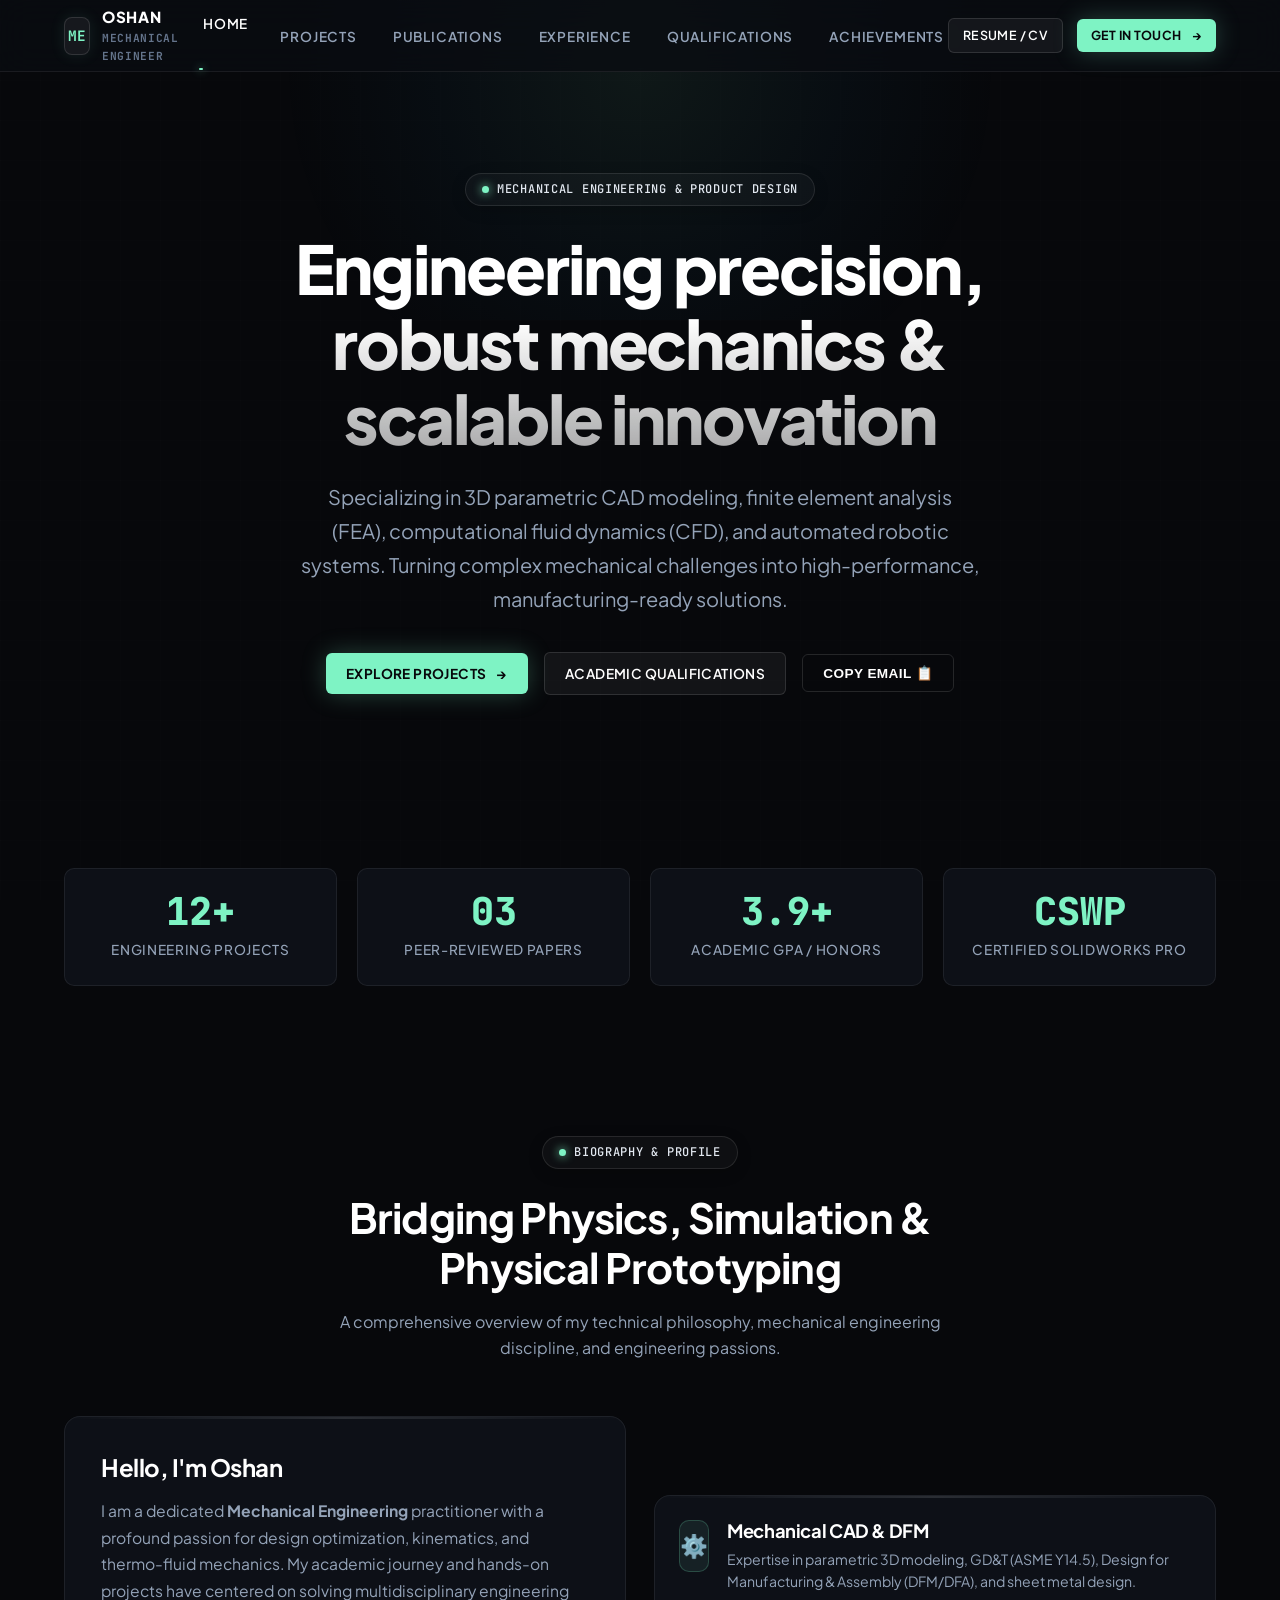
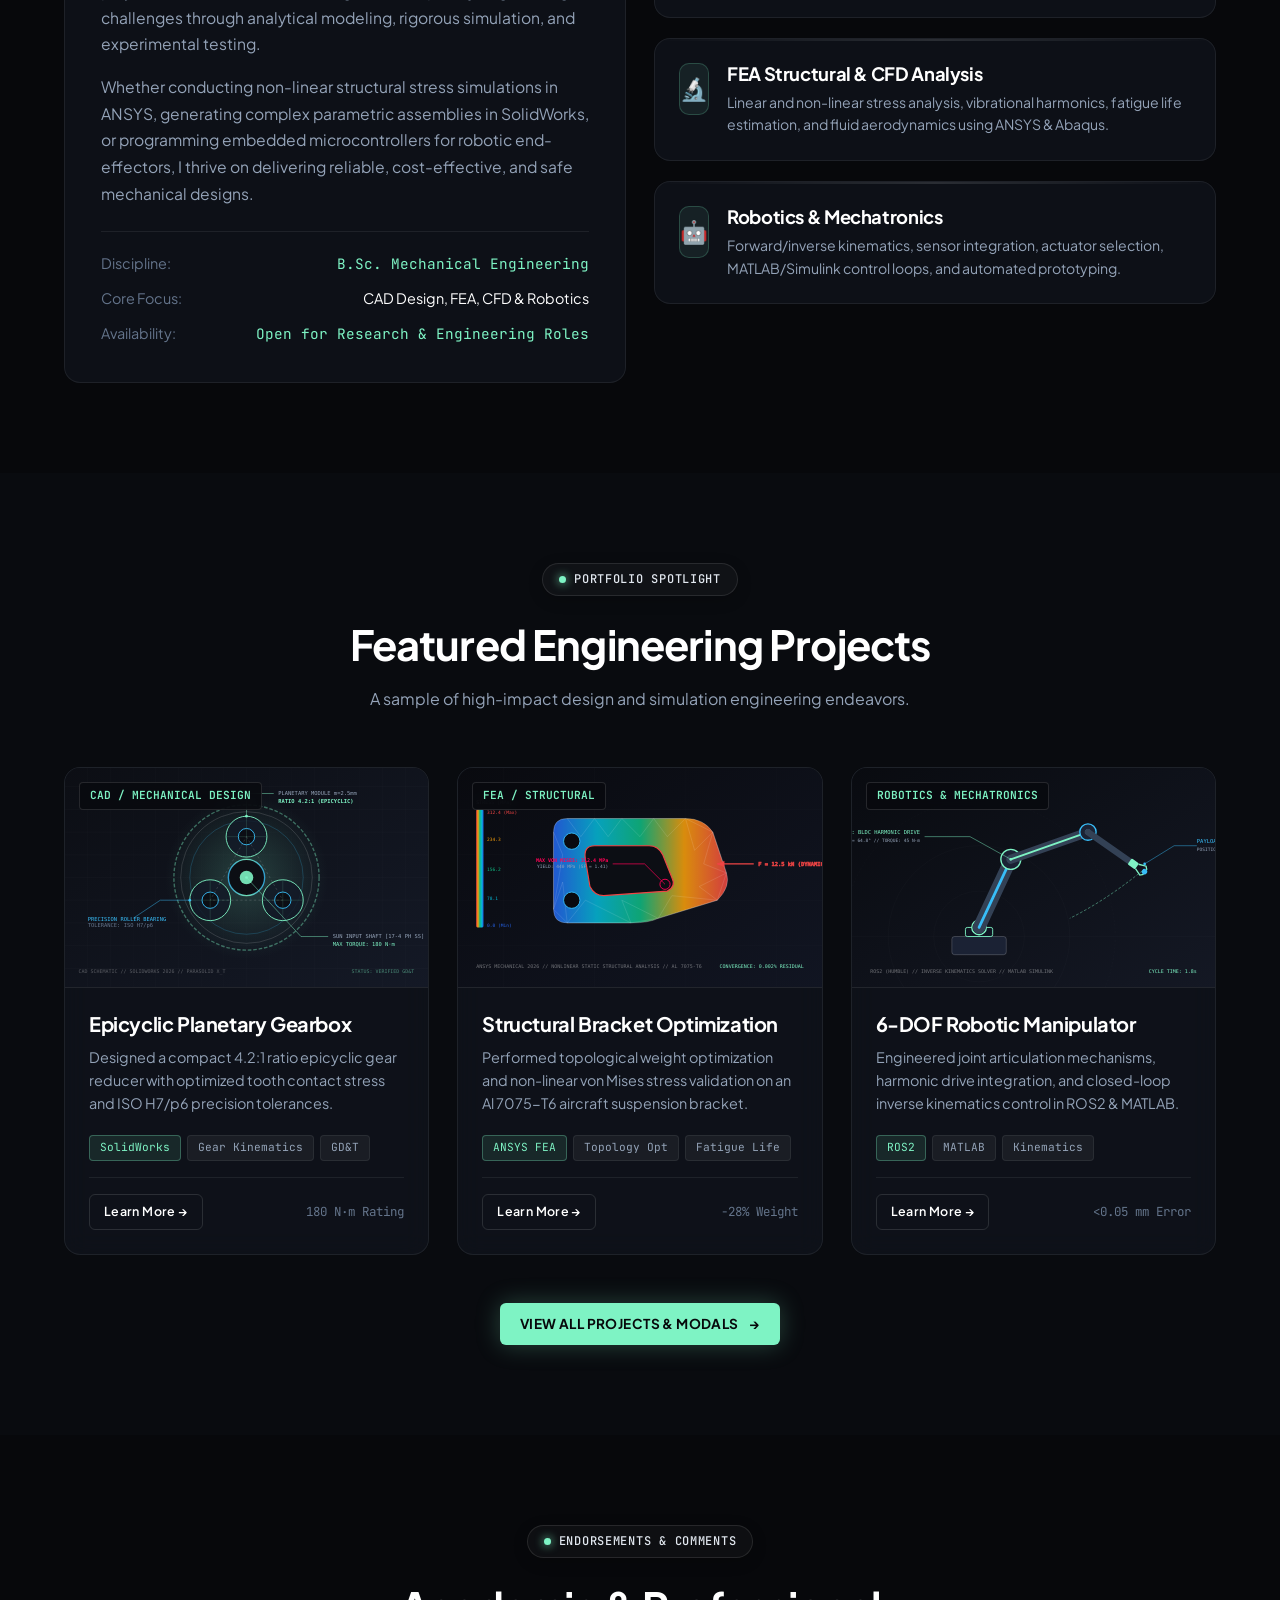
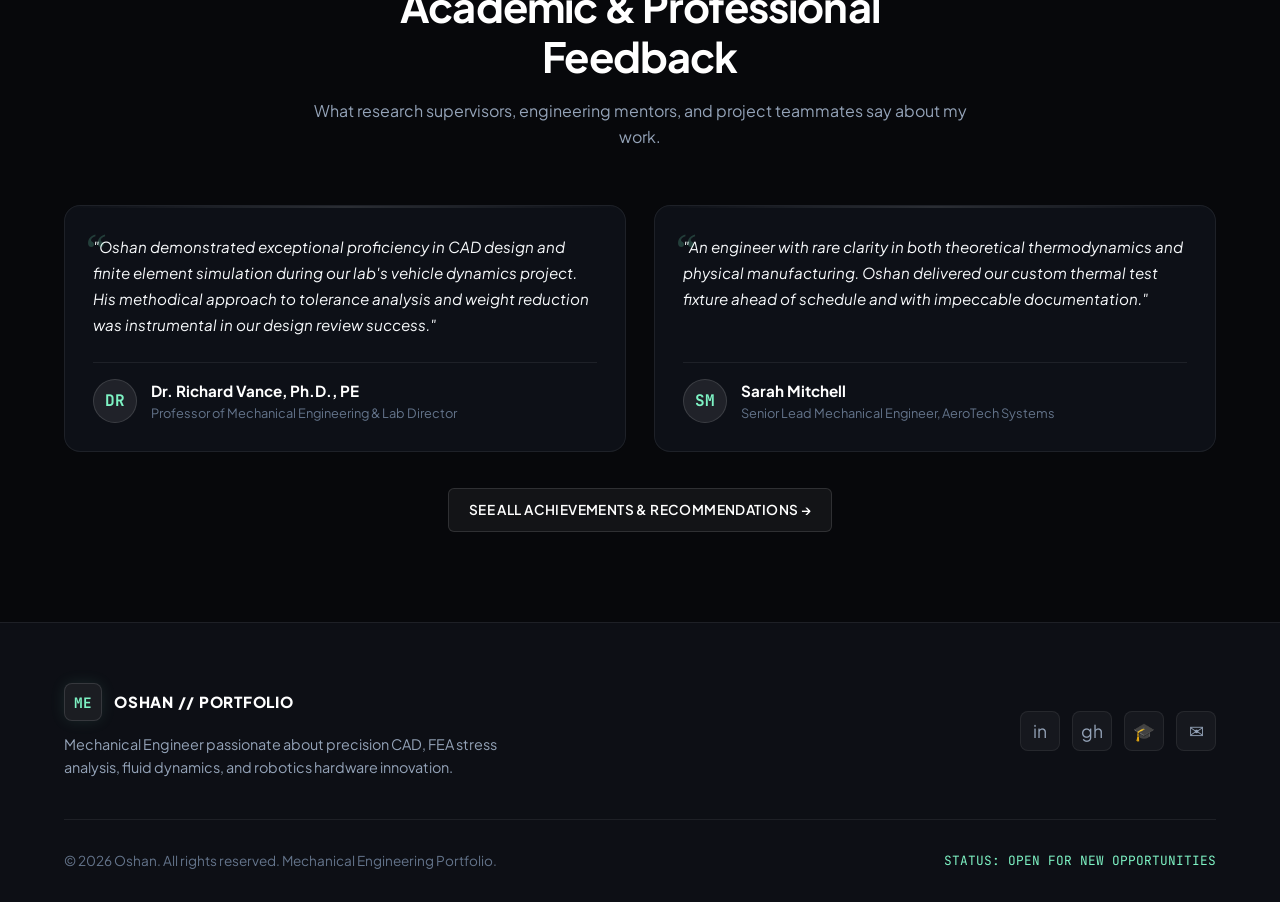
<file: index.html>
<!DOCTYPE html>
<html lang="en">
<head>
  <meta charset="UTF-8">
  <meta name="viewport" content="width=device-width, initial-scale=1.0">
  <title>Mechanical Engineer Portfolio | CAD, FEA & Robotics</title>
  <!-- Main Stylesheet -->
  <link rel="stylesheet" href="css/style.css">
  <!-- Favicon icon placeholder -->
  <link rel="icon" href="data:image/svg+xml,<svg xmlns=%22http://www.w3.org/2000/svg%22 viewBox=%220 0 100 100%22><text y=%22.9em%22 font-size=%2290%22>⚙️</text></svg>">
</head>
<body>

  <!-- ==========================================================================
       TOP RIBBON NAVIGATION (PERSISTENT FROSTED GLASS BAR)
       ========================================================================== -->
  <header class="navbar">
    <div class="container nav-container">
      
      <!-- Brand Logo / Monogram -->
      <!-- EDIT YOUR INITIALS OR NAME HERE -->
      <a href="index.html" class="nav-brand">
        <div class="nav-brand-badge">ME</div>
        <div class="nav-brand-text">
          <span class="nav-brand-title">OSHAN</span>
          <span class="nav-brand-sub">MECHANICAL ENGINEER</span>
        </div>
      </a>

      <!-- Navigation Links -->
      <nav>
        <ul class="nav-links">
          <li><a href="index.html" class="nav-link active">Home</a></li>
          <li><a href="projects.html" class="nav-link">Projects</a></li>
          <li><a href="publications.html" class="nav-link">Publications</a></li>
          <li><a href="experience.html" class="nav-link">Experience</a></li>
          <li><a href="qualifications.html" class="nav-link">Qualifications</a></li>
          <li><a href="achievements.html" class="nav-link">Achievements</a></li>
        </ul>
      </nav>

      <!-- Action Buttons -->
      <div class="nav-actions">
        <!-- EDIT WITH YOUR RESUME LINK (e.g. resume.pdf) -->
        <a href="#contactModal" class="btn btn-secondary btn-sm open-contact-btn">RESUME / CV</a>
        <!-- Mint Accent CTA matching VOXERA UI -->
        <a href="#contactModal" class="btn btn-primary btn-sm open-contact-btn">
          GET IN TOUCH <span class="btn-arrow">→</span>
        </a>
      </div>

      <!-- Mobile Hamburger Button -->
      <button class="nav-toggle" aria-label="Toggle navigation menu">
        <span></span>
        <span></span>
        <span></span>
      </button>

    </div>
  </header>

  <!-- ==========================================================================
       HERO SECTION (INSPIRED BY VOXERA MODERN DARK UI)
       ========================================================================== -->
  <main>
    <section class="hero">
      <div class="container hero-content">
        
        <!-- Status Pill Badge -->
        <div class="pill-badge">
          <span class="badge-dot"></span>
          <!-- EDIT YOUR SPECIALTY TAG HERE -->
          MECHANICAL ENGINEERING &amp; PRODUCT DESIGN
        </div>

        <!-- Main Headline -->
        <!-- EDIT YOUR MAIN HEADLINE HERE -->
        <h1 class="hero-title">
          Engineering precision, robust mechanics &amp; scalable innovation
        </h1>

        <!-- Subtitle / Bio -->
        <!-- EDIT YOUR BRIEF BIO / INTRODUCTION HERE -->
        <p class="hero-subtitle">
          Specializing in 3D parametric CAD modeling, finite element analysis (FEA), computational fluid dynamics (CFD), and automated robotic systems. Turning complex mechanical challenges into high-performance, manufacturing-ready solutions.
        </p>

        <!-- CTA Buttons -->
        <div class="hero-actions">
          <a href="projects.html" class="btn btn-primary">
            EXPLORE PROJECTS <span class="btn-arrow">→</span>
          </a>
          <a href="qualifications.html" class="btn btn-secondary">
            ACADEMIC QUALIFICATIONS
          </a>
          <button class="btn btn-outline copy-email-btn" data-email="oshan.engineering@gmail.com">
            COPY EMAIL 📋
          </button>
        </div>

      </div>
    </section>

    <!-- ==========================================================================
         KEY STATS & HIGHLIGHTS BAR
         ========================================================================== -->
    <section class="stats-section">
      <div class="container">
        <div class="stats-grid">
          
          <div class="stat-card">
            <!-- EDIT NUMBER & LABEL -->
            <div class="stat-number">12+</div>
            <div class="stat-label">Engineering Projects</div>
          </div>

          <div class="stat-card">
            <!-- EDIT NUMBER & LABEL -->
            <div class="stat-number">03</div>
            <div class="stat-label">Peer-Reviewed Papers</div>
          </div>

          <div class="stat-card">
            <!-- EDIT NUMBER & LABEL -->
            <div class="stat-number">3.9+</div>
            <div class="stat-label">Academic GPA / Honors</div>
          </div>

          <div class="stat-card">
            <!-- EDIT NUMBER & LABEL -->
            <div class="stat-number">CSWP</div>
            <div class="stat-label">Certified SolidWorks Pro</div>
          </div>

        </div>
      </div>
    </section>

    <!-- ==========================================================================
         ABOUT ME & PERSONAL INFORMATION
         ========================================================================== -->
    <section class="section" id="about">
      <div class="container">
        
        <div class="section-header">
          <div class="pill-badge"><span class="badge-dot"></span>BIOGRAPHY &amp; PROFILE</div>
          <h2 class="section-title">Bridging Physics, Simulation &amp; Physical Prototyping</h2>
          <p class="section-desc">
            A comprehensive overview of my technical philosophy, mechanical engineering discipline, and engineering passions.
          </p>
        </div>

        <div class="grid-2" style="align-items: center;">
          
          <!-- Personal Bio Card -->
          <div class="card" style="padding: 36px;">
            <h3 style="font-size: 1.5rem; margin-bottom: 16px; color: #fff;">Hello, I'm Oshan</h3>
            <p style="margin-bottom: 16px; font-size: 0.98rem; line-height: 1.7;">
              I am a dedicated <strong>Mechanical Engineering</strong> practitioner with a profound passion for design optimization, kinematics, and thermo-fluid mechanics. My academic journey and hands-on projects have centered on solving multidisciplinary engineering challenges through analytical modeling, rigorous simulation, and experimental testing.
            </p>
            <p style="margin-bottom: 24px; font-size: 0.98rem; line-height: 1.7;">
              Whether conducting non-linear structural stress simulations in ANSYS, generating complex parametric assemblies in SolidWorks, or programming embedded microcontrollers for robotic end-effectors, I thrive on delivering reliable, cost-effective, and safe mechanical designs.
            </p>

            <div style="display: flex; flex-direction: column; gap: 12px; margin-top: auto; border-top: 1px solid var(--border-subtle); padding-top: 20px;">
              <div style="display: flex; justify-content: space-between; font-size: 0.9rem;">
                <span style="color: var(--text-muted);">Discipline:</span>
                <span style="color: var(--accent-mint); font-family: var(--font-mono);">B.Sc. Mechanical Engineering</span>
              </div>
              <div style="display: flex; justify-content: space-between; font-size: 0.9rem;">
                <span style="color: var(--text-muted);">Core Focus:</span>
                <span style="color: #fff;">CAD Design, FEA, CFD &amp; Robotics</span>
              </div>
              <div style="display: flex; justify-content: space-between; font-size: 0.9rem;">
                <span style="color: var(--text-muted);">Availability:</span>
                <span style="color: var(--accent-mint); font-family: var(--font-mono);">Open for Research &amp; Engineering Roles</span>
              </div>
            </div>
          </div>

          <!-- Interactive Highlights / Core Disciplines -->
          <div style="display: flex; flex-direction: column; gap: 20px;">
            
            <div class="card" style="padding: 24px;">
              <div style="display: flex; gap: 18px; align-items: flex-start;">
                <div class="specialty-icon" style="margin-bottom: 0;">⚙️</div>
                <div>
                  <h4 style="font-size: 1.15rem; margin-bottom: 6px;">Mechanical CAD &amp; DFM</h4>
                  <p style="font-size: 0.88rem; color: var(--text-secondary);">
                    Expertise in parametric 3D modeling, GD&amp;T (ASME Y14.5), Design for Manufacturing &amp; Assembly (DFM/DFA), and sheet metal design.
                  </p>
                </div>
              </div>
            </div>

            <div class="card" style="padding: 24px;">
              <div style="display: flex; gap: 18px; align-items: flex-start;">
                <div class="specialty-icon" style="margin-bottom: 0;">🔬</div>
                <div>
                  <h4 style="font-size: 1.15rem; margin-bottom: 6px;">FEA Structural &amp; CFD Analysis</h4>
                  <p style="font-size: 0.88rem; color: var(--text-secondary);">
                    Linear and non-linear stress analysis, vibrational harmonics, fatigue life estimation, and fluid aerodynamics using ANSYS &amp; Abaqus.
                  </p>
                </div>
              </div>
            </div>

            <div class="card" style="padding: 24px;">
              <div style="display: flex; gap: 18px; align-items: flex-start;">
                <div class="specialty-icon" style="margin-bottom: 0;">🤖</div>
                <div>
                  <h4 style="font-size: 1.15rem; margin-bottom: 6px;">Robotics &amp; Mechatronics</h4>
                  <p style="font-size: 0.88rem; color: var(--text-secondary);">
                    Forward/inverse kinematics, sensor integration, actuator selection, MATLAB/Simulink control loops, and automated prototyping.
                  </p>
                </div>
              </div>
            </div>

          </div>

        </div>

      </div>
    </section>

    <!-- ==========================================================================
         FEATURED PROJECTS PREVIEW
         ========================================================================== -->
    <section class="section" style="background: rgba(13, 15, 21, 0.5);">
      <div class="container">
        
        <div class="section-header">
          <div class="pill-badge"><span class="badge-dot"></span>PORTFOLIO SPOTLIGHT</div>
          <h2 class="section-title">Featured Engineering Projects</h2>
          <p class="section-desc">
            A sample of high-impact design and simulation engineering endeavors.
          </p>
        </div>

        <div class="grid-3">
          
          <!-- Featured Project 1 -->
          <div class="card project-card" data-category="cad">
            <div class="project-img-wrapper">
              <img src="images/cad-gearbox.svg" alt="Epicyclic Planetary Gearbox CAD Model">
              <span class="project-category-badge">CAD / Mechanical Design</span>
            </div>
            <div class="project-body">
              <h3 class="project-title">Epicyclic Planetary Gearbox</h3>
              <p class="project-desc">
                Designed a compact 4.2:1 ratio epicyclic gear reducer with optimized tooth contact stress and ISO H7/p6 precision tolerances.
              </p>
              <div class="project-tags" style="display: flex; gap: 6px; flex-wrap: wrap; margin-bottom: 16px;">
                <span class="tag-chip accent">SolidWorks</span>
                <span class="tag-chip">Gear Kinematics</span>
                <span class="tag-chip">GD&amp;T</span>
              </div>
              <div class="project-meta">
                <a href="projects.html" class="btn btn-outline btn-sm">Learn More →</a>
                <span style="font-size: 0.78rem; color: var(--text-muted); font-family: var(--font-mono);">180 N·m Rating</span>
              </div>
            </div>
          </div>

          <!-- Featured Project 2 -->
          <div class="card project-card" data-category="fea">
            <div class="project-img-wrapper">
              <img src="images/fea-stress.svg" alt="Aerospace Suspension Bracket FEA">
              <span class="project-category-badge">FEA / Structural</span>
            </div>
            <div class="project-body">
              <h3 class="project-title">Structural Bracket Optimization</h3>
              <p class="project-desc">
                Performed topological weight optimization and non-linear von Mises stress validation on an Al 7075-T6 aircraft suspension bracket.
              </p>
              <div class="project-tags" style="display: flex; gap: 6px; flex-wrap: wrap; margin-bottom: 16px;">
                <span class="tag-chip accent">ANSYS FEA</span>
                <span class="tag-chip">Topology Opt</span>
                <span class="tag-chip">Fatigue Life</span>
              </div>
              <div class="project-meta">
                <a href="projects.html" class="btn btn-outline btn-sm">Learn More →</a>
                <span style="font-size: 0.78rem; color: var(--text-muted); font-family: var(--font-mono);">-28% Weight</span>
              </div>
            </div>
          </div>

          <!-- Featured Project 3 -->
          <div class="card project-card" data-category="robotics">
            <div class="project-img-wrapper">
              <img src="images/robotics-arm.svg" alt="6-DOF Robotic Manipulator Arm">
              <span class="project-category-badge">Robotics &amp; Mechatronics</span>
            </div>
            <div class="project-body">
              <h3 class="project-title">6-DOF Robotic Manipulator</h3>
              <p class="project-desc">
                Engineered joint articulation mechanisms, harmonic drive integration, and closed-loop inverse kinematics control in ROS2 &amp; MATLAB.
              </p>
              <div class="project-tags" style="display: flex; gap: 6px; flex-wrap: wrap; margin-bottom: 16px;">
                <span class="tag-chip accent">ROS2</span>
                <span class="tag-chip">MATLAB</span>
                <span class="tag-chip">Kinematics</span>
              </div>
              <div class="project-meta">
                <a href="projects.html" class="btn btn-outline btn-sm">Learn More →</a>
                <span style="font-size: 0.78rem; color: var(--text-muted); font-family: var(--font-mono);">&lt;0.05 mm Error</span>
              </div>
            </div>
          </div>

        </div>

        <div style="text-align: center; margin-top: 48px;">
          <a href="projects.html" class="btn btn-primary">
            VIEW ALL PROJECTS &amp; MODALS <span class="btn-arrow">→</span>
          </a>
        </div>

      </div>
    </section>

    <!-- ==========================================================================
         TESTIMONIALS / RECOMMENDATIONS ("COMMENTS") PREVIEW
         ========================================================================== -->
    <section class="section">
      <div class="container">
        
        <div class="section-header">
          <div class="pill-badge"><span class="badge-dot"></span>ENDORSEMENTS &amp; COMMENTS</div>
          <h2 class="section-title">Academic &amp; Professional Feedback</h2>
          <p class="section-desc">
            What research supervisors, engineering mentors, and project teammates say about my work.
          </p>
        </div>

        <div class="grid-2">
          
          <div class="card testimonial-card">
            <p class="testimonial-quote">
              "Oshan demonstrated exceptional proficiency in CAD design and finite element simulation during our lab's vehicle dynamics project. His methodical approach to tolerance analysis and weight reduction was instrumental in our design review success."
            </p>
            <div class="testimonial-author">
              <div class="testimonial-avatar">DR</div>
              <div>
                <div class="testimonial-name">Dr. Richard Vance, Ph.D., PE</div>
                <div class="testimonial-role">Professor of Mechanical Engineering &amp; Lab Director</div>
              </div>
            </div>
          </div>

          <div class="card testimonial-card">
            <p class="testimonial-quote">
              "An engineer with rare clarity in both theoretical thermodynamics and physical manufacturing. Oshan delivered our custom thermal test fixture ahead of schedule and with impeccable documentation."
            </p>
            <div class="testimonial-author">
              <div class="testimonial-avatar">SM</div>
              <div>
                <div class="testimonial-name">Sarah Mitchell</div>
                <div class="testimonial-role">Senior Lead Mechanical Engineer, AeroTech Systems</div>
              </div>
            </div>
          </div>

        </div>

        <div style="text-align: center; margin-top: 36px;">
          <a href="achievements.html" class="btn btn-secondary">
            SEE ALL ACHIEVEMENTS &amp; RECOMMENDATIONS →
          </a>
        </div>

      </div>
    </section>

  </main>

  <!-- ==========================================================================
       FOOTER
       ========================================================================== -->
  <footer class="footer">
    <div class="container">
      
      <div class="footer-top">
        <div>
          <div class="nav-brand" style="margin-bottom: 12px;">
            <div class="nav-brand-badge">ME</div>
            <span class="nav-brand-title">OSHAN // PORTFOLIO</span>
          </div>
          <p style="font-size: 0.9rem; color: var(--text-secondary); max-width: 440px;">
            Mechanical Engineer passionate about precision CAD, FEA stress analysis, fluid dynamics, and robotics hardware innovation.
          </p>
        </div>

        <div class="social-links">
          <!-- EDIT WITH YOUR PROFILES -->
          <a href="https://linkedin.com" target="_blank" rel="noopener" class="social-btn" title="LinkedIn">in</a>
          <a href="https://github.com" target="_blank" rel="noopener" class="social-btn" title="GitHub">gh</a>
          <a href="https://scholar.google.com" target="_blank" rel="noopener" class="social-btn" title="Google Scholar">🎓</a>
          <a href="mailto:oshan.engineering@gmail.com" class="social-btn" title="Email">✉</a>
        </div>
      </div>

      <div class="footer-bottom">
        <div>&copy; 2026 Oshan. All rights reserved. Mechanical Engineering Portfolio.</div>
        <div style="font-family: var(--font-mono); font-size: 0.8rem; color: var(--accent-mint);">
          STATUS: OPEN FOR NEW OPPORTUNITIES
        </div>
      </div>

    </div>
  </footer>

  <!-- ==========================================================================
       CONTACT / GET IN TOUCH MODAL
       ========================================================================== -->
  <div class="modal-overlay" id="contactModal">
    <div class="modal-content">
      <button class="modal-close" aria-label="Close modal">&times;</button>
      
      <div class="pill-badge"><span class="badge-dot"></span>DIRECT TRANSMISSION</div>
      <h2 style="font-size: 1.8rem; margin-bottom: 8px; color: #fff;">Let's Connect</h2>
      <p style="color: var(--text-secondary); margin-bottom: 24px; font-size: 0.95rem;">
        Have an engineering project, research inquiry, or career opportunity? Send a message or reach out directly.
      </p>

      <form id="contactForm" style="display: flex; flex-direction: column; gap: 16px;">
        <div>
          <label style="display: block; font-size: 0.82rem; font-family: var(--font-mono); color: var(--text-secondary); margin-bottom: 6px; text-transform: uppercase;">Your Name</label>
          <input type="text" required placeholder="Dr. John Doe / Recruiter Name" style="width: 100%; padding: 12px 16px; background: rgba(255,255,255,0.04); border: 1px solid var(--border-medium); border-radius: 6px; color: #fff; font-family: inherit;">
        </div>

        <div>
          <label style="display: block; font-size: 0.82rem; font-family: var(--font-mono); color: var(--text-secondary); margin-bottom: 6px; text-transform: uppercase;">Your Email</label>
          <input type="email" required placeholder="name@company.com" style="width: 100%; padding: 12px 16px; background: rgba(255,255,255,0.04); border: 1px solid var(--border-medium); border-radius: 6px; color: #fff; font-family: inherit;">
        </div>

        <div>
          <label style="display: block; font-size: 0.82rem; font-family: var(--font-mono); color: var(--text-secondary); margin-bottom: 6px; text-transform: uppercase;">Message / Opportunity Details</label>
          <textarea rows="4" required placeholder="Describe the mechanical engineering project, role, or collaboration..." style="width: 100%; padding: 12px 16px; background: rgba(255,255,255,0.04); border: 1px solid var(--border-medium); border-radius: 6px; color: #fff; font-family: inherit; resize: vertical;"></textarea>
        </div>

        <div style="display: flex; justify-content: space-between; align-items: center; margin-top: 10px;">
          <button type="button" class="btn btn-outline copy-email-btn" data-email="oshan.engineering@gmail.com">
            Copy My Direct Email 📋
          </button>
          <button type="submit" class="btn btn-primary">
            SEND MESSAGE →
          </button>
        </div>
      </form>
    </div>
  </div>

  <!-- Main JavaScript File -->
  <script src="js/main.js"></script>
</body>
</html>
</file>
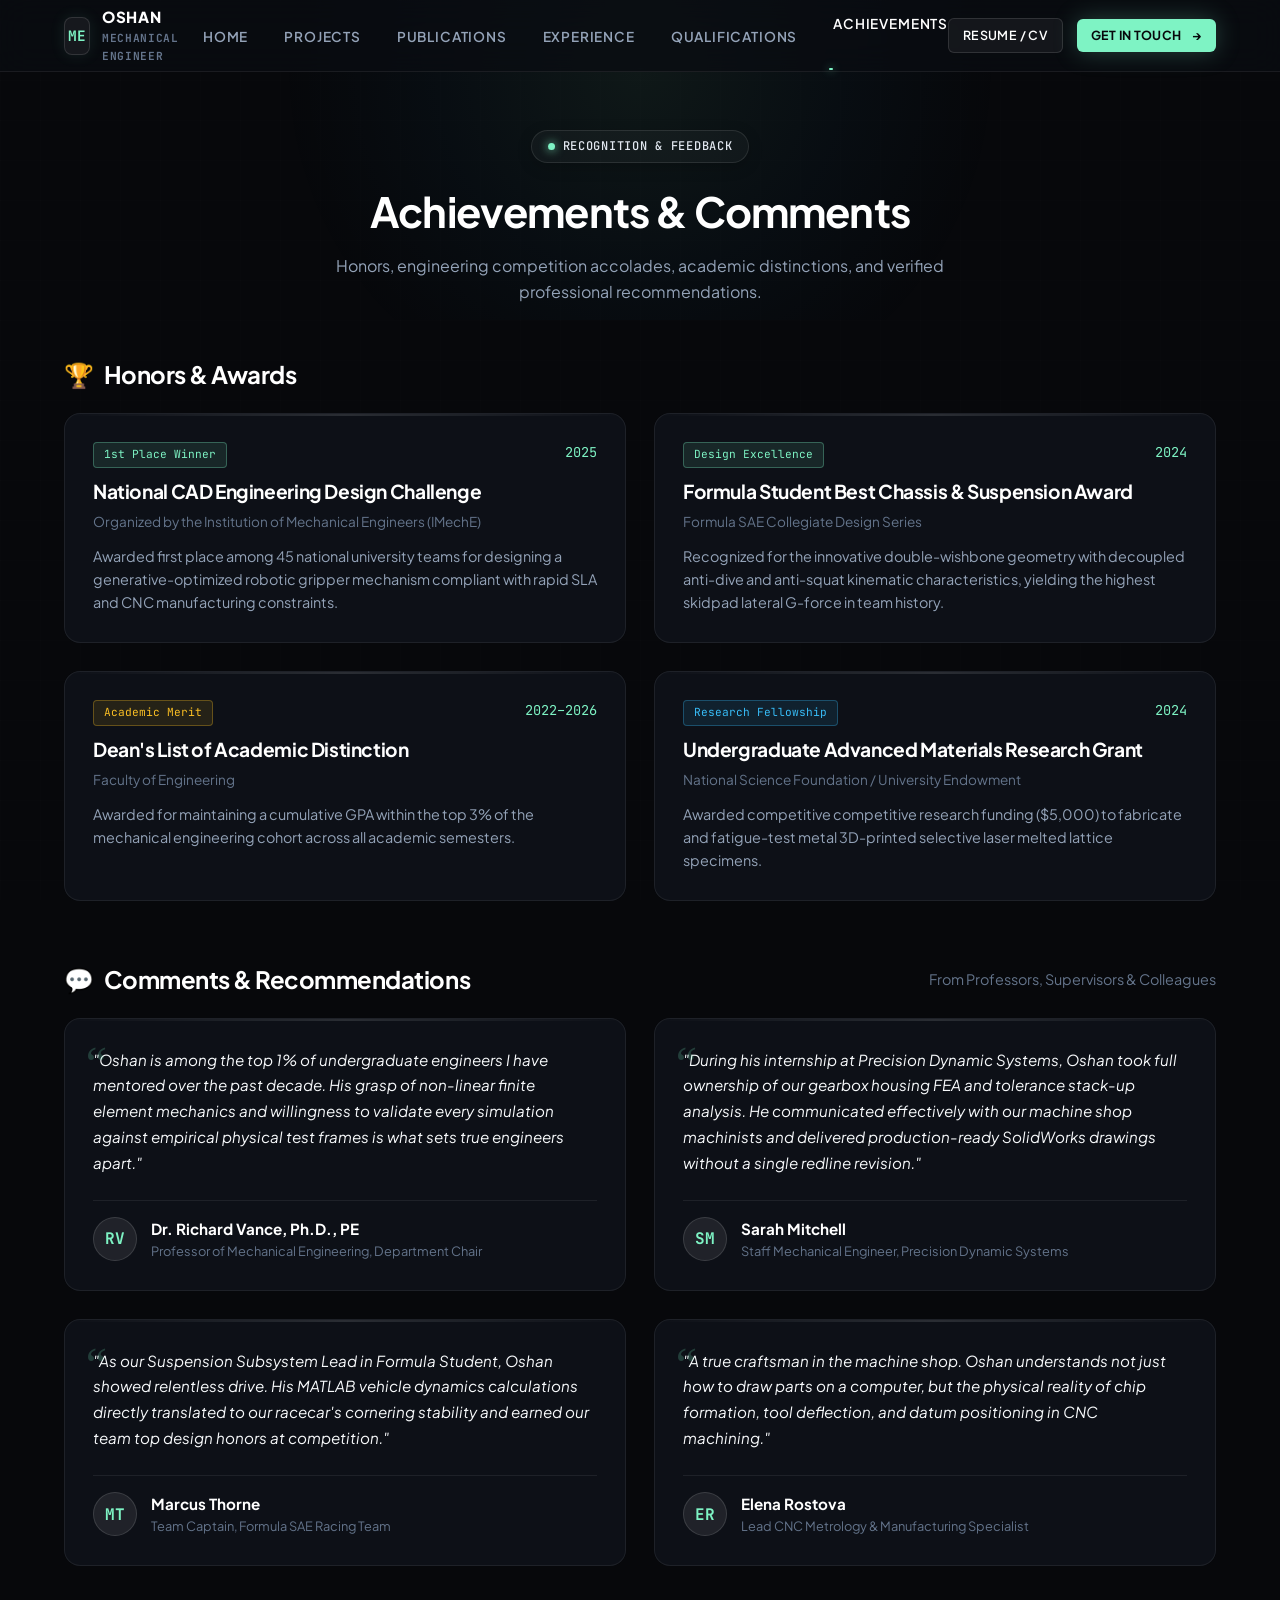
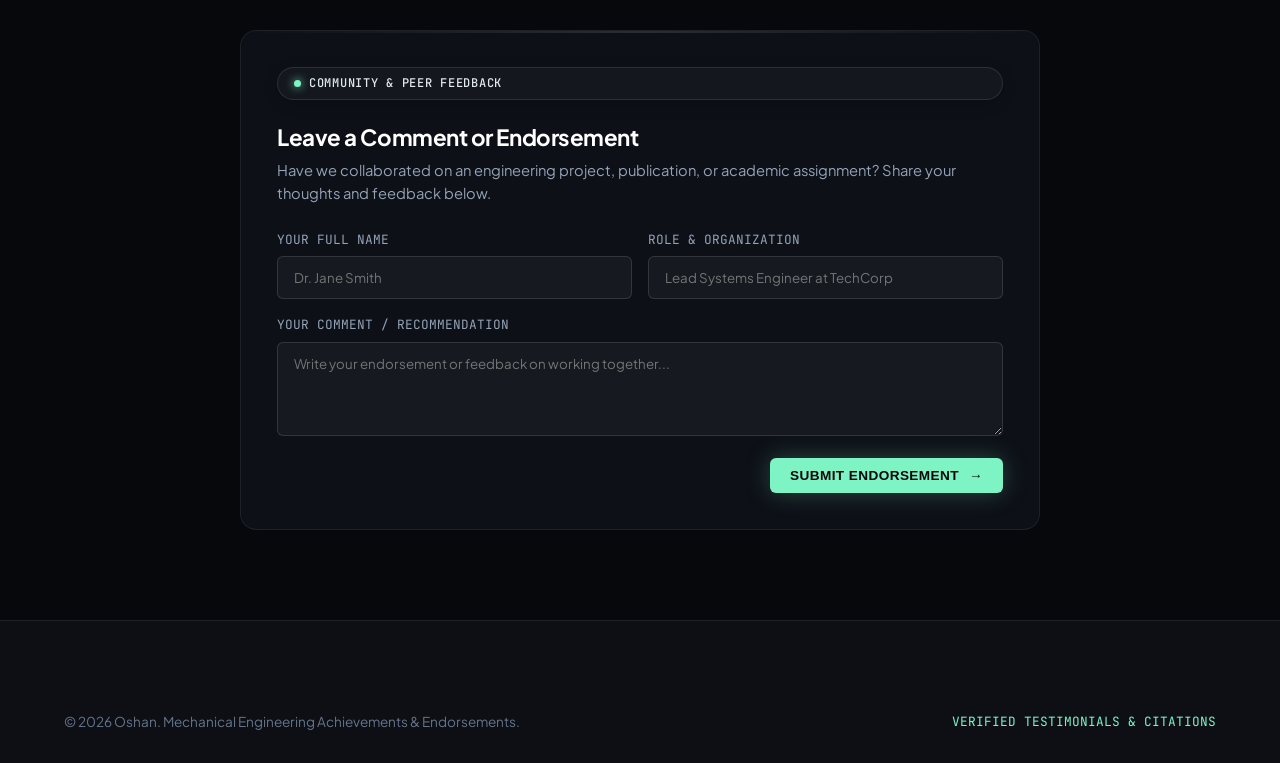
<file: achievements.html>
<!DOCTYPE html>
<html lang="en">
<head>
  <meta charset="UTF-8">
  <meta name="viewport" content="width=device-width, initial-scale=1.0">
  <title>Achievements &amp; Recommendations | Mechanical Engineer Portfolio</title>
  <link rel="stylesheet" href="css/style.css">
  <link rel="icon" href="data:image/svg+xml,<svg xmlns=%22http://www.w3.org/2000/svg%22 viewBox=%220 0 100 100%22><text y=%22.9em%22 font-size=%2290%22>⚙️</text></svg>">
</head>
<body>

  <!-- ==========================================================================
       TOP RIBBON NAVIGATION
       ========================================================================== -->
  <header class="navbar">
    <div class="container nav-container">
      
      <a href="index.html" class="nav-brand">
        <div class="nav-brand-badge">ME</div>
        <div class="nav-brand-text">
          <span class="nav-brand-title">OSHAN</span>
          <span class="nav-brand-sub">MECHANICAL ENGINEER</span>
        </div>
      </a>

      <nav>
        <ul class="nav-links">
          <li><a href="index.html" class="nav-link">Home</a></li>
          <li><a href="projects.html" class="nav-link">Projects</a></li>
          <li><a href="publications.html" class="nav-link">Publications</a></li>
          <li><a href="experience.html" class="nav-link">Experience</a></li>
          <li><a href="qualifications.html" class="nav-link">Qualifications</a></li>
          <li><a href="achievements.html" class="nav-link active">Achievements</a></li>
        </ul>
      </nav>

      <div class="nav-actions">
        <a href="#contactModal" class="btn btn-secondary btn-sm open-contact-btn">RESUME / CV</a>
        <a href="#contactModal" class="btn btn-primary btn-sm open-contact-btn">
          GET IN TOUCH <span class="btn-arrow">→</span>
        </a>
      </div>

      <button class="nav-toggle" aria-label="Toggle navigation menu">
        <span></span>
        <span></span>
        <span></span>
      </button>

    </div>
  </header>

  <!-- ==========================================================================
       ACHIEVEMENTS & TESTIMONIALS CONTENT
       ========================================================================== -->
  <main class="section" style="padding-top: 130px;">
    <div class="container">
      
      <div class="section-header">
        <div class="pill-badge"><span class="badge-dot"></span>RECOGNITION &amp; FEEDBACK</div>
        <h1 class="section-title">Achievements &amp; Comments</h1>
        <p class="section-desc">
          Honors, engineering competition accolades, academic distinctions, and verified professional recommendations.
        </p>
      </div>

      <!-- AWARDS & HONORS SECTION -->
      <div style="margin-bottom: 64px;">
        <h2 style="font-size: 1.5rem; color: #fff; margin-bottom: 24px; display: flex; align-items: center; gap: 10px;">
          <span>🏆</span> Honors &amp; Awards
        </h2>

        <div class="grid-2">
          
          <!-- Award 1 -->
          <div class="card">
            <div style="display: flex; justify-content: space-between; align-items: flex-start; margin-bottom: 12px;">
              <span class="tag-chip accent">1st Place Winner</span>
              <span style="font-family: var(--font-mono); color: var(--accent-mint); font-size: 0.85rem;">2025</span>
            </div>
            <h3 style="font-size: 1.2rem; margin-bottom: 8px;">National CAD Engineering Design Challenge</h3>
            <div style="font-size: 0.85rem; color: var(--text-muted); margin-bottom: 12px;">
              Organized by the Institution of Mechanical Engineers (IMechE)
            </div>
            <p style="font-size: 0.9rem; color: var(--text-secondary); line-height: 1.6;">
              Awarded first place among 45 national university teams for designing a generative-optimized robotic gripper mechanism compliant with rapid SLA and CNC manufacturing constraints.
            </p>
          </div>

          <!-- Award 2 -->
          <div class="card">
            <div style="display: flex; justify-content: space-between; align-items: flex-start; margin-bottom: 12px;">
              <span class="tag-chip accent">Design Excellence</span>
              <span style="font-family: var(--font-mono); color: var(--accent-mint); font-size: 0.85rem;">2024</span>
            </div>
            <h3 style="font-size: 1.2rem; margin-bottom: 8px;">Formula Student Best Chassis &amp; Suspension Award</h3>
            <div style="font-size: 0.85rem; color: var(--text-muted); margin-bottom: 12px;">
              Formula SAE Collegiate Design Series
            </div>
            <p style="font-size: 0.9rem; color: var(--text-secondary); line-height: 1.6;">
              Recognized for the innovative double-wishbone geometry with decoupled anti-dive and anti-squat kinematic characteristics, yielding the highest skidpad lateral G-force in team history.
            </p>
          </div>

          <!-- Award 3 -->
          <div class="card">
            <div style="display: flex; justify-content: space-between; align-items: flex-start; margin-bottom: 12px;">
              <span class="tag-chip" style="color: var(--accent-amber); border-color: rgba(251,191,36,0.3); background: rgba(251,191,36,0.1);">Academic Merit</span>
              <span style="font-family: var(--font-mono); color: var(--accent-mint); font-size: 0.85rem;">2022–2026</span>
            </div>
            <h3 style="font-size: 1.2rem; margin-bottom: 8px;">Dean's List of Academic Distinction</h3>
            <div style="font-size: 0.85rem; color: var(--text-muted); margin-bottom: 12px;">
              Faculty of Engineering
            </div>
            <p style="font-size: 0.9rem; color: var(--text-secondary); line-height: 1.6;">
              Awarded for maintaining a cumulative GPA within the top 3% of the mechanical engineering cohort across all academic semesters.
            </p>
          </div>

          <!-- Award 4 -->
          <div class="card">
            <div style="display: flex; justify-content: space-between; align-items: flex-start; margin-bottom: 12px;">
              <span class="tag-chip" style="color: var(--accent-blue); border-color: rgba(56,189,248,0.3); background: rgba(56,189,248,0.1);">Research Fellowship</span>
              <span style="font-family: var(--font-mono); color: var(--accent-mint); font-size: 0.85rem;">2024</span>
            </div>
            <h3 style="font-size: 1.2rem; margin-bottom: 8px;">Undergraduate Advanced Materials Research Grant</h3>
            <div style="font-size: 0.85rem; color: var(--text-muted); margin-bottom: 12px;">
              National Science Foundation / University Endowment
            </div>
            <p style="font-size: 0.9rem; color: var(--text-secondary); line-height: 1.6;">
              Awarded competitive competitive research funding ($5,000) to fabricate and fatigue-test metal 3D-printed selective laser melted lattice specimens.
            </p>
          </div>

        </div>
      </div>

      <!-- RECOMMENDATIONS & COMMENTS SECTION -->
      <div style="margin-bottom: 64px;">
        <div style="display: flex; align-items: center; justify-content: space-between; flex-wrap: wrap; gap: 16px; margin-bottom: 24px;">
          <h2 style="font-size: 1.5rem; color: #fff; display: flex; align-items: center; gap: 10px;">
            <span>💬</span> Comments &amp; Recommendations
          </h2>
          <span style="color: var(--text-muted); font-size: 0.9rem;">From Professors, Supervisors &amp; Colleagues</span>
        </div>

        <div class="grid-2">
          
          <!-- Testimonial 1 -->
          <div class="card testimonial-card">
            <p class="testimonial-quote">
              "Oshan is among the top 1% of undergraduate engineers I have mentored over the past decade. His grasp of non-linear finite element mechanics and willingness to validate every simulation against empirical physical test frames is what sets true engineers apart."
            </p>
            <div class="testimonial-author">
              <div class="testimonial-avatar">RV</div>
              <div>
                <div class="testimonial-name">Dr. Richard Vance, Ph.D., PE</div>
                <div class="testimonial-role">Professor of Mechanical Engineering, Department Chair</div>
              </div>
            </div>
          </div>

          <!-- Testimonial 2 -->
          <div class="card testimonial-card">
            <p class="testimonial-quote">
              "During his internship at Precision Dynamic Systems, Oshan took full ownership of our gearbox housing FEA and tolerance stack-up analysis. He communicated effectively with our machine shop machinists and delivered production-ready SolidWorks drawings without a single redline revision."
            </p>
            <div class="testimonial-author">
              <div class="testimonial-avatar">SM</div>
              <div>
                <div class="testimonial-name">Sarah Mitchell</div>
                <div class="testimonial-role">Staff Mechanical Engineer, Precision Dynamic Systems</div>
              </div>
            </div>
          </div>

          <!-- Testimonial 3 -->
          <div class="card testimonial-card">
            <p class="testimonial-quote">
              "As our Suspension Subsystem Lead in Formula Student, Oshan showed relentless drive. His MATLAB vehicle dynamics calculations directly translated to our racecar's cornering stability and earned our team top design honors at competition."
            </p>
            <div class="testimonial-author">
              <div class="testimonial-avatar">MT</div>
              <div>
                <div class="testimonial-name">Marcus Thorne</div>
                <div class="testimonial-role">Team Captain, Formula SAE Racing Team</div>
              </div>
            </div>
          </div>

          <!-- Testimonial 4 -->
          <div class="card testimonial-card">
            <p class="testimonial-quote">
              "A true craftsman in the machine shop. Oshan understands not just how to draw parts on a computer, but the physical reality of chip formation, tool deflection, and datum positioning in CNC machining."
            </p>
            <div class="testimonial-author">
              <div class="testimonial-avatar">ER</div>
              <div>
                <div class="testimonial-name">Elena Rostova</div>
                <div class="testimonial-role">Lead CNC Metrology &amp; Manufacturing Specialist</div>
              </div>
            </div>
          </div>

        </div>
      </div>

      <!-- LEAVE A COMMENT / ENDORSEMENT FORM -->
      <div class="card" style="padding: 36px; max-width: 800px; margin: 0 auto;">
        <div class="pill-badge"><span class="badge-dot"></span>COMMUNITY &amp; PEER FEEDBACK</div>
        <h3 style="font-size: 1.4rem; color: #fff; margin-bottom: 8px;">Leave a Comment or Endorsement</h3>
        <p style="color: var(--text-secondary); font-size: 0.92rem; margin-bottom: 24px;">
          Have we collaborated on an engineering project, publication, or academic assignment? Share your thoughts and feedback below.
        </p>

        <form id="endorsementForm" style="display: flex; flex-direction: column; gap: 16px;">
          <div style="display: grid; grid-template-columns: 1fr 1fr; gap: 16px;">
            <div>
              <label style="display: block; font-size: 0.8rem; font-family: var(--font-mono); color: var(--text-secondary); margin-bottom: 6px;">YOUR FULL NAME</label>
              <input type="text" required placeholder="Dr. Jane Smith" style="width: 100%; padding: 12px 16px; background: rgba(255,255,255,0.04); border: 1px solid var(--border-medium); border-radius: 6px; color: #fff; font-family: inherit;">
            </div>
            <div>
              <label style="display: block; font-size: 0.8rem; font-family: var(--font-mono); color: var(--text-secondary); margin-bottom: 6px;">ROLE &amp; ORGANIZATION</label>
              <input type="text" required placeholder="Lead Systems Engineer at TechCorp" style="width: 100%; padding: 12px 16px; background: rgba(255,255,255,0.04); border: 1px solid var(--border-medium); border-radius: 6px; color: #fff; font-family: inherit;">
            </div>
          </div>

          <div>
            <label style="display: block; font-size: 0.8rem; font-family: var(--font-mono); color: var(--text-secondary); margin-bottom: 6px;">YOUR COMMENT / RECOMMENDATION</label>
            <textarea rows="4" required placeholder="Write your endorsement or feedback on working together..." style="width: 100%; padding: 12px 16px; background: rgba(255,255,255,0.04); border: 1px solid var(--border-medium); border-radius: 6px; color: #fff; font-family: inherit; resize: vertical;"></textarea>
          </div>

          <div style="text-align: right;">
            <button type="submit" class="btn btn-primary">
              SUBMIT ENDORSEMENT <span class="btn-arrow">→</span>
            </button>
          </div>
        </form>
      </div>

    </div>
  </main>

  <!-- Contact Modal -->
  <div class="modal-overlay" id="contactModal">
    <div class="modal-content">
      <button class="modal-close" aria-label="Close modal">&times;</button>
      <div class="pill-badge"><span class="badge-dot"></span>GET IN TOUCH</div>
      <h2 style="font-size: 1.8rem; margin-bottom: 8px; color: #fff;">Let's Connect</h2>
      <p style="color: var(--text-secondary); margin-bottom: 24px; font-size: 0.95rem;">
        Get in touch regarding honors, speaking engagements, or engineering partnerships.
      </p>
      <form id="contactForm" style="display: flex; flex-direction: column; gap: 16px;">
        <input type="text" required placeholder="Your Name" style="width: 100%; padding: 12px 16px; background: rgba(255,255,255,0.04); border: 1px solid var(--border-medium); border-radius: 6px; color: #fff; font-family: inherit;">
        <input type="email" required placeholder="Your Email Address" style="width: 100%; padding: 12px 16px; background: rgba(255,255,255,0.04); border: 1px solid var(--border-medium); border-radius: 6px; color: #fff; font-family: inherit;">
        <textarea rows="4" required placeholder="Your message..." style="width: 100%; padding: 12px 16px; background: rgba(255,255,255,0.04); border: 1px solid var(--border-medium); border-radius: 6px; color: #fff; font-family: inherit; resize: vertical;"></textarea>
        <div style="display: flex; justify-content: space-between; align-items: center; margin-top: 10px;">
          <button type="button" class="btn btn-outline copy-email-btn" data-email="oshan.engineering@gmail.com">Copy Email 📋</button>
          <button type="submit" class="btn btn-primary">SEND MESSAGE →</button>
        </div>
      </form>
    </div>
  </div>

  <!-- Footer -->
  <footer class="footer">
    <div class="container">
      <div class="footer-bottom">
        <div>&copy; 2026 Oshan. Mechanical Engineering Achievements &amp; Endorsements.</div>
        <div style="font-family: var(--font-mono); font-size: 0.8rem; color: var(--accent-mint);">VERIFIED TESTIMONIALS &amp; CITATIONS</div>
      </div>
    </div>
  </footer>

  <script src="js/main.js"></script>
</body>
</html>
</file>
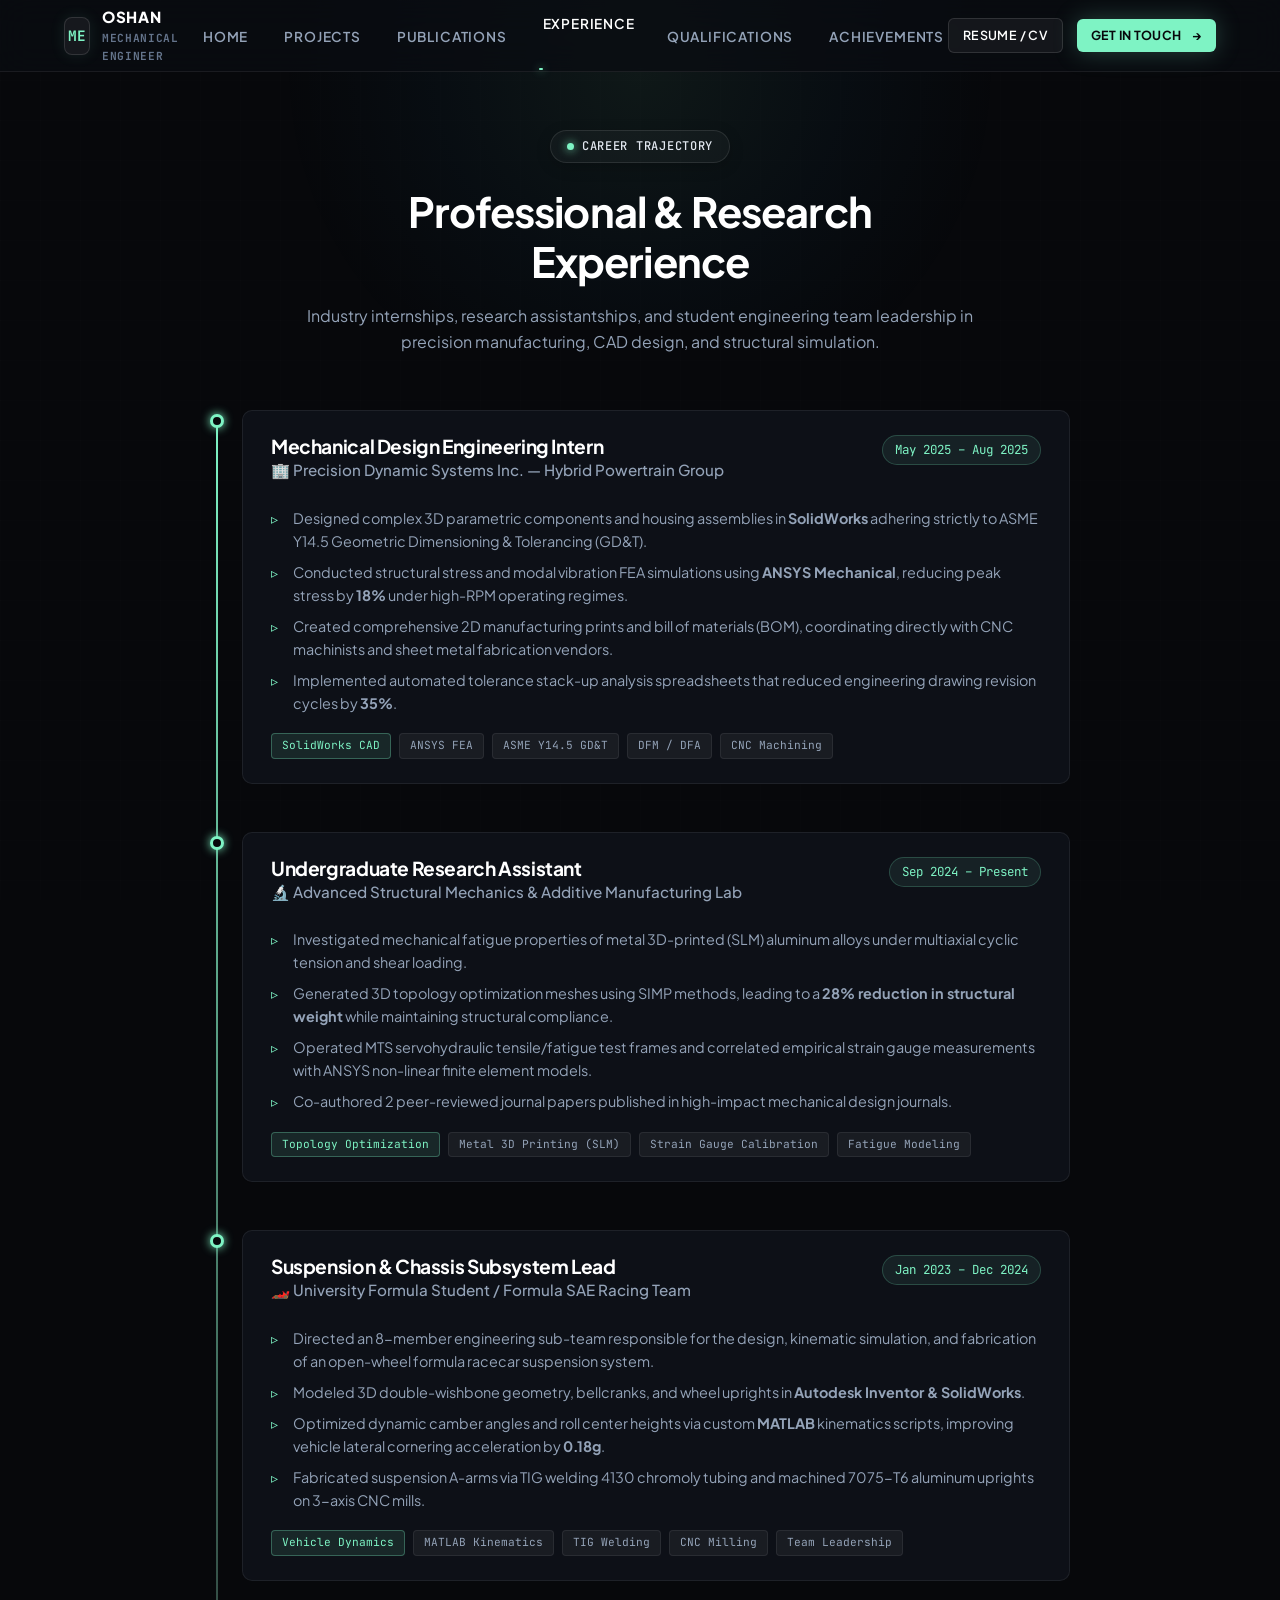
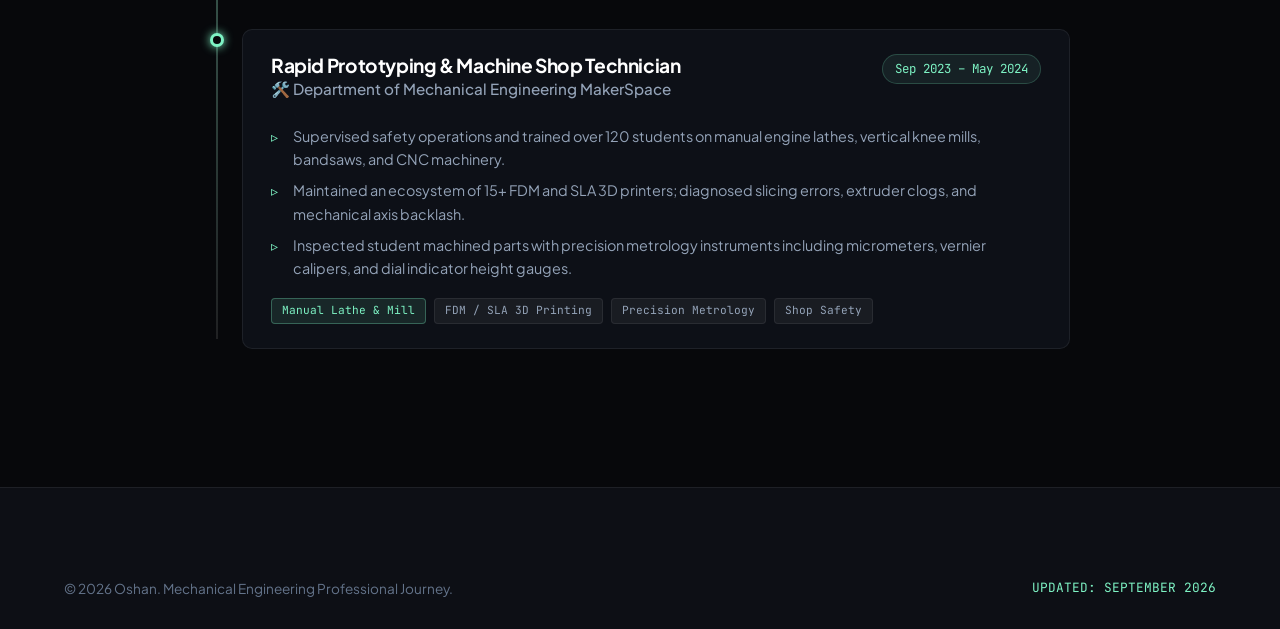
<file: experience.html>
<!DOCTYPE html>
<html lang="en">
<head>
  <meta charset="UTF-8">
  <meta name="viewport" content="width=device-width, initial-scale=1.0">
  <title>Engineering Experience | Mechanical Engineer Portfolio</title>
  <link rel="stylesheet" href="css/style.css">
  <link rel="icon" href="data:image/svg+xml,<svg xmlns=%22http://www.w3.org/2000/svg%22 viewBox=%220 0 100 100%22><text y=%22.9em%22 font-size=%2290%22>⚙️</text></svg>">
</head>
<body>

  <!-- ==========================================================================
       TOP RIBBON NAVIGATION
       ========================================================================== -->
  <header class="navbar">
    <div class="container nav-container">
      
      <a href="index.html" class="nav-brand">
        <div class="nav-brand-badge">ME</div>
        <div class="nav-brand-text">
          <span class="nav-brand-title">OSHAN</span>
          <span class="nav-brand-sub">MECHANICAL ENGINEER</span>
        </div>
      </a>

      <nav>
        <ul class="nav-links">
          <li><a href="index.html" class="nav-link">Home</a></li>
          <li><a href="projects.html" class="nav-link">Projects</a></li>
          <li><a href="publications.html" class="nav-link">Publications</a></li>
          <li><a href="experience.html" class="nav-link active">Experience</a></li>
          <li><a href="qualifications.html" class="nav-link">Qualifications</a></li>
          <li><a href="achievements.html" class="nav-link">Achievements</a></li>
        </ul>
      </nav>

      <div class="nav-actions">
        <a href="#contactModal" class="btn btn-secondary btn-sm open-contact-btn">RESUME / CV</a>
        <a href="#contactModal" class="btn btn-primary btn-sm open-contact-btn">
          GET IN TOUCH <span class="btn-arrow">→</span>
        </a>
      </div>

      <button class="nav-toggle" aria-label="Toggle navigation menu">
        <span></span>
        <span></span>
        <span></span>
      </button>

    </div>
  </header>

  <!-- ==========================================================================
       EXPERIENCE TIMELINE
       ========================================================================== -->
  <main class="section" style="padding-top: 130px;">
    <div class="container">
      
      <div class="section-header">
        <div class="pill-badge"><span class="badge-dot"></span>CAREER TRAJECTORY</div>
        <h1 class="section-title">Professional &amp; Research Experience</h1>
        <p class="section-desc">
          Industry internships, research assistantships, and student engineering team leadership in precision manufacturing, CAD design, and structural simulation.
        </p>
      </div>

      <div class="timeline">

        <!-- EXPERIENCE 1: Mechanical Design Intern -->
        <div class="timeline-item">
          <div class="timeline-dot"></div>
          <div class="timeline-card">
            <div class="timeline-header">
              <div>
                <h3 class="timeline-role">Mechanical Design Engineering Intern</h3>
                <div class="timeline-company">🏢 Precision Dynamic Systems Inc. — Hybrid Powertrain Group</div>
              </div>
              <span class="timeline-period">May 2025 – Aug 2025</span>
            </div>
            
            <ul class="timeline-bullets">
              <li>Designed complex 3D parametric components and housing assemblies in <strong>SolidWorks</strong> adhering strictly to ASME Y14.5 Geometric Dimensioning &amp; Tolerancing (GD&amp;T).</li>
              <li>Conducted structural stress and modal vibration FEA simulations using <strong>ANSYS Mechanical</strong>, reducing peak stress by <strong>18%</strong> under high-RPM operating regimes.</li>
              <li>Created comprehensive 2D manufacturing prints and bill of materials (BOM), coordinating directly with CNC machinists and sheet metal fabrication vendors.</li>
              <li>Implemented automated tolerance stack-up analysis spreadsheets that reduced engineering drawing revision cycles by <strong>35%</strong>.</li>
            </ul>

            <div style="display: flex; gap: 8px; flex-wrap: wrap;">
              <span class="tag-chip accent">SolidWorks CAD</span>
              <span class="tag-chip">ANSYS FEA</span>
              <span class="tag-chip">ASME Y14.5 GD&amp;T</span>
              <span class="tag-chip">DFM / DFA</span>
              <span class="tag-chip">CNC Machining</span>
            </div>
          </div>
        </div>

        <!-- EXPERIENCE 2: Research Assistant -->
        <div class="timeline-item">
          <div class="timeline-dot"></div>
          <div class="timeline-card">
            <div class="timeline-header">
              <div>
                <h3 class="timeline-role">Undergraduate Research Assistant</h3>
                <div class="timeline-company">🔬 Advanced Structural Mechanics &amp; Additive Manufacturing Lab</div>
              </div>
              <span class="timeline-period">Sep 2024 – Present</span>
            </div>
            
            <ul class="timeline-bullets">
              <li>Investigated mechanical fatigue properties of metal 3D-printed (SLM) aluminum alloys under multiaxial cyclic tension and shear loading.</li>
              <li>Generated 3D topology optimization meshes using SIMP methods, leading to a <strong>28% reduction in structural weight</strong> while maintaining structural compliance.</li>
              <li>Operated MTS servohydraulic tensile/fatigue test frames and correlated empirical strain gauge measurements with ANSYS non-linear finite element models.</li>
              <li>Co-authored 2 peer-reviewed journal papers published in high-impact mechanical design journals.</li>
            </ul>

            <div style="display: flex; gap: 8px; flex-wrap: wrap;">
              <span class="tag-chip accent">Topology Optimization</span>
              <span class="tag-chip">Metal 3D Printing (SLM)</span>
              <span class="tag-chip">Strain Gauge Calibration</span>
              <span class="tag-chip">Fatigue Modeling</span>
            </div>
          </div>
        </div>

        <!-- EXPERIENCE 3: Formula Student Lead -->
        <div class="timeline-item">
          <div class="timeline-dot"></div>
          <div class="timeline-card">
            <div class="timeline-header">
              <div>
                <h3 class="timeline-role">Suspension &amp; Chassis Subsystem Lead</h3>
                <div class="timeline-company">🏎️ University Formula Student / Formula SAE Racing Team</div>
              </div>
              <span class="timeline-period">Jan 2023 – Dec 2024</span>
            </div>
            
            <ul class="timeline-bullets">
              <li>Directed an 8-member engineering sub-team responsible for the design, kinematic simulation, and fabrication of an open-wheel formula racecar suspension system.</li>
              <li>Modeled 3D double-wishbone geometry, bellcranks, and wheel uprights in <strong>Autodesk Inventor &amp; SolidWorks</strong>.</li>
              <li>Optimized dynamic camber angles and roll center heights via custom <strong>MATLAB</strong> kinematics scripts, improving vehicle lateral cornering acceleration by <strong>0.18g</strong>.</li>
              <li>Fabricated suspension A-arms via TIG welding 4130 chromoly tubing and machined 7075-T6 aluminum uprights on 3-axis CNC mills.</li>
            </ul>

            <div style="display: flex; gap: 8px; flex-wrap: wrap;">
              <span class="tag-chip accent">Vehicle Dynamics</span>
              <span class="tag-chip">MATLAB Kinematics</span>
              <span class="tag-chip">TIG Welding</span>
              <span class="tag-chip">CNC Milling</span>
              <span class="tag-chip">Team Leadership</span>
            </div>
          </div>
        </div>

        <!-- EXPERIENCE 4: Machine Shop Tech -->
        <div class="timeline-item">
          <div class="timeline-dot"></div>
          <div class="timeline-card">
            <div class="timeline-header">
              <div>
                <h3 class="timeline-role">Rapid Prototyping &amp; Machine Shop Technician</h3>
                <div class="timeline-company">🛠️ Department of Mechanical Engineering MakerSpace</div>
              </div>
              <span class="timeline-period">Sep 2023 – May 2024</span>
            </div>
            
            <ul class="timeline-bullets">
              <li>Supervised safety operations and trained over 120 students on manual engine lathes, vertical knee mills, bandsaws, and CNC machinery.</li>
              <li>Maintained an ecosystem of 15+ FDM and SLA 3D printers; diagnosed slicing errors, extruder clogs, and mechanical axis backlash.</li>
              <li>Inspected student machined parts with precision metrology instruments including micrometers, vernier calipers, and dial indicator height gauges.</li>
            </ul>

            <div style="display: flex; gap: 8px; flex-wrap: wrap;">
              <span class="tag-chip accent">Manual Lathe &amp; Mill</span>
              <span class="tag-chip">FDM / SLA 3D Printing</span>
              <span class="tag-chip">Precision Metrology</span>
              <span class="tag-chip">Shop Safety</span>
            </div>
          </div>
        </div>

      </div>

    </div>
  </main>

  <!-- Contact Modal -->
  <div class="modal-overlay" id="contactModal">
    <div class="modal-content">
      <button class="modal-close" aria-label="Close modal">&times;</button>
      <div class="pill-badge"><span class="badge-dot"></span>CAREER OPPORTUNITIES</div>
      <h2 style="font-size: 1.8rem; margin-bottom: 8px; color: #fff;">Get In Touch</h2>
      <p style="color: var(--text-secondary); margin-bottom: 24px; font-size: 0.95rem;">
        Available for full-time mechanical engineering roles, research fellow positions, and consulting.
      </p>
      <form id="contactForm" style="display: flex; flex-direction: column; gap: 16px;">
        <input type="text" required placeholder="Your Name" style="width: 100%; padding: 12px 16px; background: rgba(255,255,255,0.04); border: 1px solid var(--border-medium); border-radius: 6px; color: #fff; font-family: inherit;">
        <input type="email" required placeholder="Your Email Address" style="width: 100%; padding: 12px 16px; background: rgba(255,255,255,0.04); border: 1px solid var(--border-medium); border-radius: 6px; color: #fff; font-family: inherit;">
        <textarea rows="4" required placeholder="Opportunity details..." style="width: 100%; padding: 12px 16px; background: rgba(255,255,255,0.04); border: 1px solid var(--border-medium); border-radius: 6px; color: #fff; font-family: inherit; resize: vertical;"></textarea>
        <div style="display: flex; justify-content: space-between; align-items: center; margin-top: 10px;">
          <button type="button" class="btn btn-outline copy-email-btn" data-email="oshan.engineering@gmail.com">Copy Email 📋</button>
          <button type="submit" class="btn btn-primary">SEND MESSAGE →</button>
        </div>
      </form>
    </div>
  </div>

  <!-- Footer -->
  <footer class="footer">
    <div class="container">
      <div class="footer-bottom">
        <div>&copy; 2026 Oshan. Mechanical Engineering Professional Journey.</div>
        <div style="font-family: var(--font-mono); font-size: 0.8rem; color: var(--accent-mint);">UPDATED: SEPTEMBER 2026</div>
      </div>
    </div>
  </footer>

  <script src="js/main.js"></script>
</body>
</html>
</file>
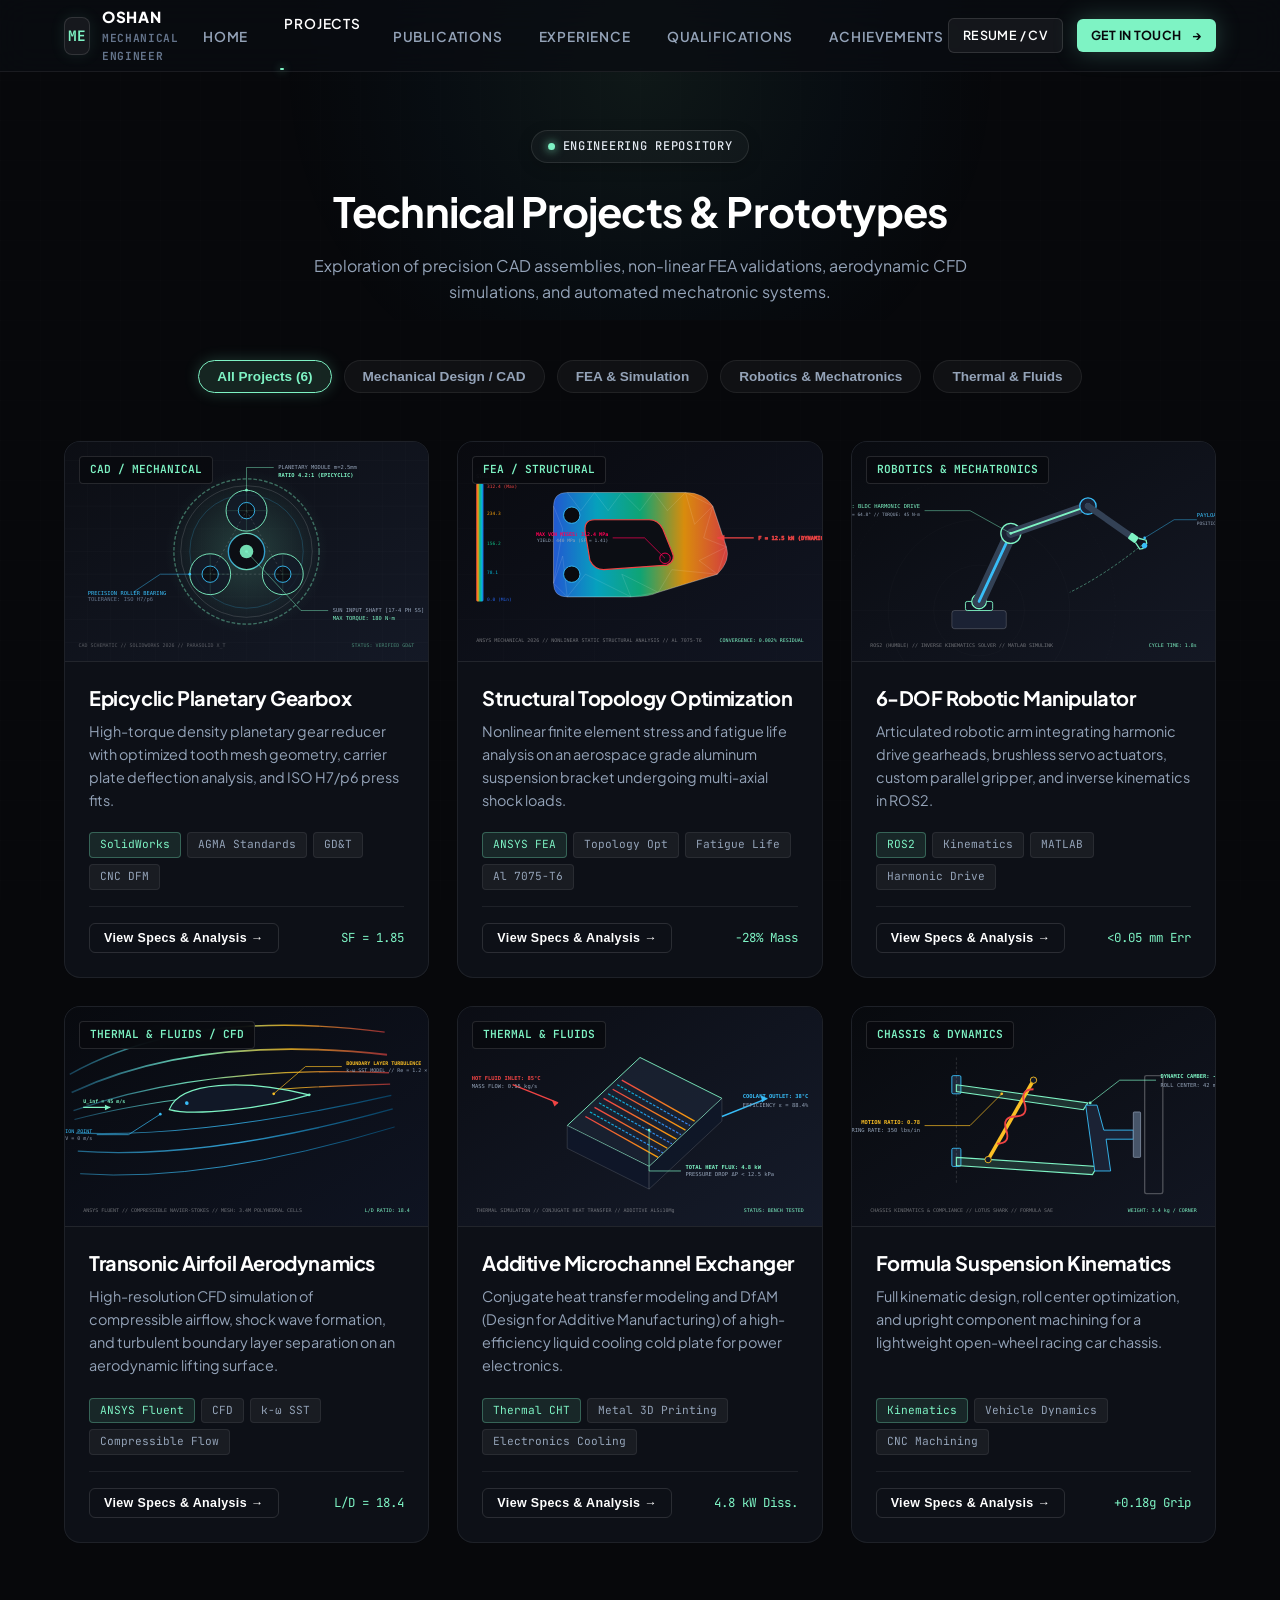
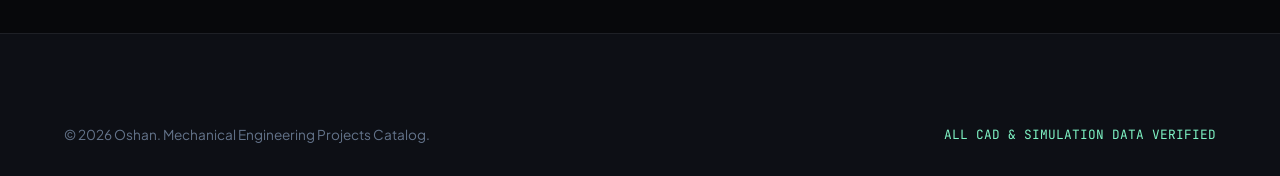
<file: projects.html>
<!DOCTYPE html>
<html lang="en">
<head>
  <meta charset="UTF-8">
  <meta name="viewport" content="width=device-width, initial-scale=1.0">
  <title>Engineering Projects | Mechanical Design, FEA & Robotics</title>
  <link rel="stylesheet" href="css/style.css">
  <link rel="icon" href="data:image/svg+xml,<svg xmlns=%22http://www.w3.org/2000/svg%22 viewBox=%220 0 100 100%22><text y=%22.9em%22 font-size=%2290%22>⚙️</text></svg>">
</head>
<body>

  <!-- ==========================================================================
       TOP RIBBON NAVIGATION
       ========================================================================== -->
  <header class="navbar">
    <div class="container nav-container">
      
      <a href="index.html" class="nav-brand">
        <div class="nav-brand-badge">ME</div>
        <div class="nav-brand-text">
          <span class="nav-brand-title">OSHAN</span>
          <span class="nav-brand-sub">MECHANICAL ENGINEER</span>
        </div>
      </a>

      <nav>
        <ul class="nav-links">
          <li><a href="index.html" class="nav-link">Home</a></li>
          <li><a href="projects.html" class="nav-link active">Projects</a></li>
          <li><a href="publications.html" class="nav-link">Publications</a></li>
          <li><a href="experience.html" class="nav-link">Experience</a></li>
          <li><a href="qualifications.html" class="nav-link">Qualifications</a></li>
          <li><a href="achievements.html" class="nav-link">Achievements</a></li>
        </ul>
      </nav>

      <div class="nav-actions">
        <a href="#contactModal" class="btn btn-secondary btn-sm open-contact-btn">RESUME / CV</a>
        <a href="#contactModal" class="btn btn-primary btn-sm open-contact-btn">
          GET IN TOUCH <span class="btn-arrow">→</span>
        </a>
      </div>

      <button class="nav-toggle" aria-label="Toggle navigation menu">
        <span></span>
        <span></span>
        <span></span>
      </button>

    </div>
  </header>

  <!-- ==========================================================================
       PROJECTS CATALOG HEADER
       ========================================================================== -->
  <main class="section" style="padding-top: 130px;">
    <div class="container">
      
      <div class="section-header">
        <div class="pill-badge"><span class="badge-dot"></span>ENGINEERING REPOSITORY</div>
        <h1 class="section-title">Technical Projects &amp; Prototypes</h1>
        <p class="section-desc">
          Exploration of precision CAD assemblies, non-linear FEA validations, aerodynamic CFD simulations, and automated mechatronic systems.
        </p>
      </div>

      <!-- Filter Tabs -->
      <div class="filter-tabs">
        <button class="filter-btn active" data-filter="all">All Projects (6)</button>
        <button class="filter-btn" data-filter="cad">Mechanical Design / CAD</button>
        <button class="filter-btn" data-filter="fea">FEA &amp; Simulation</button>
        <button class="filter-btn" data-filter="robotics">Robotics &amp; Mechatronics</button>
        <button class="filter-btn" data-filter="thermal">Thermal &amp; Fluids</button>
      </div>

      <!-- Projects Grid -->
      <div class="grid-3" id="projectsContainer">

        <!-- PROJECT 1: Planetary Gearbox -->
        <div class="card project-card cad" 
             data-category="cad"
             data-report="downloads/cv.pdf"
             data-cad="downloads/sample-gearbox-cad.step"
             data-problem="Design an ultra-compact speed reducer capable of transmitting 180 N·m of peak torque within a confined cylindrical envelope (dia &lt; 140 mm) while minimizing backlash under dynamic shock loading."
             data-solution="Modeled a 4.2:1 epicyclic gear train with 3 planet gears in SolidWorks. Applied AGMA gear tooth bending and surface pitting stress calculations. Generated production drawings with ASME Y14.5 GD&amp;T standards."
             data-results="Reduced gear assembly volume by 34% compared to traditional parallel-shaft designs. Finite element contact stress analysis confirmed gear tooth safety factor &gt; 1.85 at maximum stall torque.">
          <div class="project-img-wrapper">
            <img src="images/cad-gearbox.svg" alt="Epicyclic Planetary Gearbox">
            <span class="project-category-badge">CAD / Mechanical</span>
          </div>
          <div class="project-body">
            <h3 class="project-title">Epicyclic Planetary Gearbox</h3>
            <p class="project-desc">
              High-torque density planetary gear reducer with optimized tooth mesh geometry, carrier plate deflection analysis, and ISO H7/p6 press fits.
            </p>
            <div class="project-tags" style="display: flex; gap: 6px; flex-wrap: wrap; margin-bottom: 16px;">
              <span class="tag-chip accent">SolidWorks</span>
              <span class="tag-chip">AGMA Standards</span>
              <span class="tag-chip">GD&amp;T</span>
              <span class="tag-chip">CNC DFM</span>
            </div>
            <div class="project-meta">
              <button class="btn btn-outline btn-sm view-project-btn">View Specs &amp; Analysis →</button>
              <span style="font-size: 0.78rem; color: var(--accent-mint); font-family: var(--font-mono);">SF = 1.85</span>
            </div>
          </div>
        </div>

        <!-- PROJECT 2: FEA Structural Bracket -->
        <div class="card project-card fea" 
             data-category="fea"
             data-report="downloads/sample-gearbox-report.pdf"
             data-cad="downloads/sample-gearbox-cad.step"
             data-problem="A critical suspension bracket on an experimental chassis experienced premature fatigue failure under cyclic cornering loads of 12.5 kN."
             data-solution="Conducted non-linear finite element structural stress analysis using ANSYS Mechanical. Applied topology optimization algorithms to strategically redistribute material away from low-strain zones to critical fillet radii."
             data-results="Eliminated dangerous stress hotspots, cutting maximum von Mises stress from 415 MPa down to 312 MPa (below yield for Al 7075-T6). Reduced overall bracket mass by 28%.">
          <div class="project-img-wrapper">
            <img src="images/fea-stress.svg" alt="FEA Structural Bracket">
            <span class="project-category-badge">FEA / Structural</span>
          </div>
          <div class="project-body">
            <h3 class="project-title">Structural Topology Optimization</h3>
            <p class="project-desc">
              Nonlinear finite element stress and fatigue life analysis on an aerospace grade aluminum suspension bracket undergoing multi-axial shock loads.
            </p>
            <div class="project-tags" style="display: flex; gap: 6px; flex-wrap: wrap; margin-bottom: 16px;">
              <span class="tag-chip accent">ANSYS FEA</span>
              <span class="tag-chip">Topology Opt</span>
              <span class="tag-chip">Fatigue Life</span>
              <span class="tag-chip">Al 7075-T6</span>
            </div>
            <div class="project-meta">
              <button class="btn btn-outline btn-sm view-project-btn">View Specs &amp; Analysis →</button>
              <span style="font-size: 0.78rem; color: var(--accent-mint); font-family: var(--font-mono);">-28% Mass</span>
            </div>
          </div>
        </div>

        <!-- PROJECT 3: Robotics Arm -->
        <div class="card project-card robotics" 
             data-category="robotics"
             data-report="downloads/sample-gearbox-report.pdf"
             data-cad="downloads/sample-gearbox-cad.step"
             data-problem="Develop a low-cost, 6-degree-of-freedom robotic manipulator for automated laboratory sample handling requiring sub-millimeter positioning accuracy."
             data-solution="Engineered lightweight carbon-fiber and CNC aluminum links. Integrated brushless DC motors with zero-backlash harmonic drives. Solved numerical inverse kinematics and trajectory planning via ROS2 and MATLAB Simulink."
             data-results="Achieved repeatable end-effector positioning error under 0.05 mm across a 750 mm spherical workspace with a maximum payload capacity of 2.5 kg.">
          <div class="project-img-wrapper">
            <img src="images/robotics-arm.svg" alt="6-DOF Robotic Arm">
            <span class="project-category-badge">Robotics &amp; Mechatronics</span>
          </div>
          <div class="project-body">
            <h3 class="project-title">6-DOF Robotic Manipulator</h3>
            <p class="project-desc">
              Articulated robotic arm integrating harmonic drive gearheads, brushless servo actuators, custom parallel gripper, and inverse kinematics in ROS2.
            </p>
            <div class="project-tags" style="display: flex; gap: 6px; flex-wrap: wrap; margin-bottom: 16px;">
              <span class="tag-chip accent">ROS2</span>
              <span class="tag-chip">Kinematics</span>
              <span class="tag-chip">MATLAB</span>
              <span class="tag-chip">Harmonic Drive</span>
            </div>
            <div class="project-meta">
              <button class="btn btn-outline btn-sm view-project-btn">View Specs &amp; Analysis →</button>
              <span style="font-size: 0.78rem; color: var(--accent-mint); font-family: var(--font-mono);">&lt;0.05 mm Err</span>
            </div>
          </div>
        </div>

        <!-- PROJECT 4: Aerodynamic Airfoil CFD -->
        <div class="card project-card thermal" 
             data-category="thermal"
             data-report="downloads/sample-gearbox-report.pdf"
             data-cad="downloads/sample-gearbox-cad.step"
             data-problem="Analyze boundary layer flow separation and aerodynamic drag divergence over a modified NACA 0012 airfoil in transonic flight conditions."
             data-solution="Generated an O-grid computational mesh of 3.4 million polyhedral cells with y+ &lt; 1 for near-wall boundary layer resolution. Ran compressible Navier-Stokes simulations in ANSYS Fluent utilizing the k-ω SST turbulence model."
             data-results="Successfully captured shock wave boundary layer interaction (SWBLI). Designed passive trailing edge vortex generators that delayed flow separation by 4° angle of attack, boosting L/D ratio to 18.4.">
          <div class="project-img-wrapper">
            <img src="images/cfd-aerofoil.svg" alt="CFD Airfoil Aerodynamics">
            <span class="project-category-badge">Thermal &amp; Fluids / CFD</span>
          </div>
          <div class="project-body">
            <h3 class="project-title">Transonic Airfoil Aerodynamics</h3>
            <p class="project-desc">
              High-resolution CFD simulation of compressible airflow, shock wave formation, and turbulent boundary layer separation on an aerodynamic lifting surface.
            </p>
            <div class="project-tags" style="display: flex; gap: 6px; flex-wrap: wrap; margin-bottom: 16px;">
              <span class="tag-chip accent">ANSYS Fluent</span>
              <span class="tag-chip">CFD</span>
              <span class="tag-chip">k-ω SST</span>
              <span class="tag-chip">Compressible Flow</span>
            </div>
            <div class="project-meta">
              <button class="btn btn-outline btn-sm view-project-btn">View Specs &amp; Analysis →</button>
              <span style="font-size: 0.78rem; color: var(--accent-mint); font-family: var(--font-mono);">L/D = 18.4</span>
            </div>
          </div>
        </div>

        <!-- PROJECT 5: Microchannel Heat Exchanger -->
        <div class="card project-card thermal" 
             data-category="thermal"
             data-report="downloads/sample-gearbox-report.pdf"
             data-cad="downloads/sample-gearbox-cad.step"
             data-problem="High heat-flux electronic components in an electric powertrain inverter generated excessive thermal throttling (&gt;95°C) within tightly constrained packaging."
             data-solution="Designed a counter-flow microchannel heat exchanger with 0.4 mm fin thickness optimized for selective laser melting (SLM) metal 3D printing in AlSi10Mg. Conducted conjugate heat transfer (CHT) simulations."
             data-results="Delivered 4.8 kW of heat dissipation while maintaining component junction temperatures below 68°C, with a pressure drop of under 12.5 kPa across the manifold.">
          <div class="project-img-wrapper">
            <img src="images/thermal-exchanger.svg" alt="Microchannel Heat Exchanger">
            <span class="project-category-badge">Thermal &amp; Fluids</span>
          </div>
          <div class="project-body">
            <h3 class="project-title">Additive Microchannel Exchanger</h3>
            <p class="project-desc">
              Conjugate heat transfer modeling and DfAM (Design for Additive Manufacturing) of a high-efficiency liquid cooling cold plate for power electronics.
            </p>
            <div class="project-tags" style="display: flex; gap: 6px; flex-wrap: wrap; margin-bottom: 16px;">
              <span class="tag-chip accent">Thermal CHT</span>
              <span class="tag-chip">Metal 3D Printing</span>
              <span class="tag-chip">Electronics Cooling</span>
            </div>
            <div class="project-meta">
              <button class="btn btn-outline btn-sm view-project-btn">View Specs &amp; Analysis →</button>
              <span style="font-size: 0.78rem; color: var(--accent-mint); font-family: var(--font-mono);">4.8 kW Diss.</span>
            </div>
          </div>
        </div>

        <!-- PROJECT 6: Formula Student Suspension -->
        <div class="card project-card cad" 
             data-category="cad"
             data-report="downloads/sample-gearbox-report.pdf"
             data-cad="downloads/sample-gearbox-cad.step"
             data-problem="Design an independent double-wishbone suspension geometry maximizing tire contact patch grip during high-speed transient cornering in Formula Student."
             data-solution="Programmed kinematic roll-center and camber-gain optimization scripts in MATLAB. Designed 4130 chromoly steel wishbones and CNC-machined 7075-T6 aluminum uprights with integrated wheel hub assemblies."
             data-results="Maintained tire camber within -2.2° ± 0.3° throughout full bump and rebound travel, increasing lateral cornering grip by 0.18g on skidpad tests. Reduced unsprung mass by 1.2 kg per corner.">
          <div class="project-img-wrapper">
            <img src="images/suspension-system.svg" alt="Suspension System Kinematics">
            <span class="project-category-badge">Chassis &amp; Dynamics</span>
          </div>
          <div class="project-body">
            <h3 class="project-title">Formula Suspension Kinematics</h3>
            <p class="project-desc">
              Full kinematic design, roll center optimization, and upright component machining for a lightweight open-wheel racing car chassis.
            </p>
            <div class="project-tags" style="display: flex; gap: 6px; flex-wrap: wrap; margin-bottom: 16px;">
              <span class="tag-chip accent">Kinematics</span>
              <span class="tag-chip">Vehicle Dynamics</span>
              <span class="tag-chip">CNC Machining</span>
            </div>
            <div class="project-meta">
              <button class="btn btn-outline btn-sm view-project-btn">View Specs &amp; Analysis →</button>
              <span style="font-size: 0.78rem; color: var(--accent-mint); font-family: var(--font-mono);">+0.18g Grip</span>
            </div>
          </div>
        </div>

      </div>

    </div>
  </main>

  <!-- ==========================================================================
       PROJECT DETAILS MODAL (POPUP ON CLICK)
       ========================================================================== -->
  <div class="modal-overlay" id="projectModal">
    <div class="modal-content">
      <button class="modal-close" aria-label="Close modal">&times;</button>
      <div class="modal-body-content">
        <!-- Dynamically injected by main.js -->
      </div>
    </div>
  </div>

  <!-- ==========================================================================
       CONTACT MODAL
       ========================================================================== -->
  <div class="modal-overlay" id="contactModal">
    <div class="modal-content">
      <button class="modal-close" aria-label="Close modal">&times;</button>
      <div class="pill-badge"><span class="badge-dot"></span>GET IN TOUCH</div>
      <h2 style="font-size: 1.8rem; margin-bottom: 8px; color: #fff;">Let's Discuss Engineering</h2>
      <p style="color: var(--text-secondary); margin-bottom: 24px; font-size: 0.95rem;">
        Reach out for CAD modeling inquiries, FEA consulting, research collaborations, or full-time opportunities.
      </p>
      <form id="contactForm" style="display: flex; flex-direction: column; gap: 16px;">
        <input type="text" required placeholder="Your Name" style="width: 100%; padding: 12px 16px; background: rgba(255,255,255,0.04); border: 1px solid var(--border-medium); border-radius: 6px; color: #fff; font-family: inherit;">
        <input type="email" required placeholder="Your Email Address" style="width: 100%; padding: 12px 16px; background: rgba(255,255,255,0.04); border: 1px solid var(--border-medium); border-radius: 6px; color: #fff; font-family: inherit;">
        <textarea rows="4" required placeholder="Your Project or Role Details..." style="width: 100%; padding: 12px 16px; background: rgba(255,255,255,0.04); border: 1px solid var(--border-medium); border-radius: 6px; color: #fff; font-family: inherit; resize: vertical;"></textarea>
        <div style="display: flex; justify-content: space-between; align-items: center; margin-top: 10px;">
          <button type="button" class="btn btn-outline copy-email-btn" data-email="oshan.engineering@gmail.com">Copy Email 📋</button>
          <button type="submit" class="btn btn-primary">SEND MESSAGE →</button>
        </div>
      </form>
    </div>
  </div>

  <!-- Footer -->
  <footer class="footer">
    <div class="container">
      <div class="footer-bottom">
        <div>&copy; 2026 Oshan. Mechanical Engineering Projects Catalog.</div>
        <div style="font-family: var(--font-mono); font-size: 0.8rem; color: var(--accent-mint);">ALL CAD &amp; SIMULATION DATA VERIFIED</div>
      </div>
    </div>
  </footer>

  <script src="js/main.js"></script>
</body>
</html>
</file>
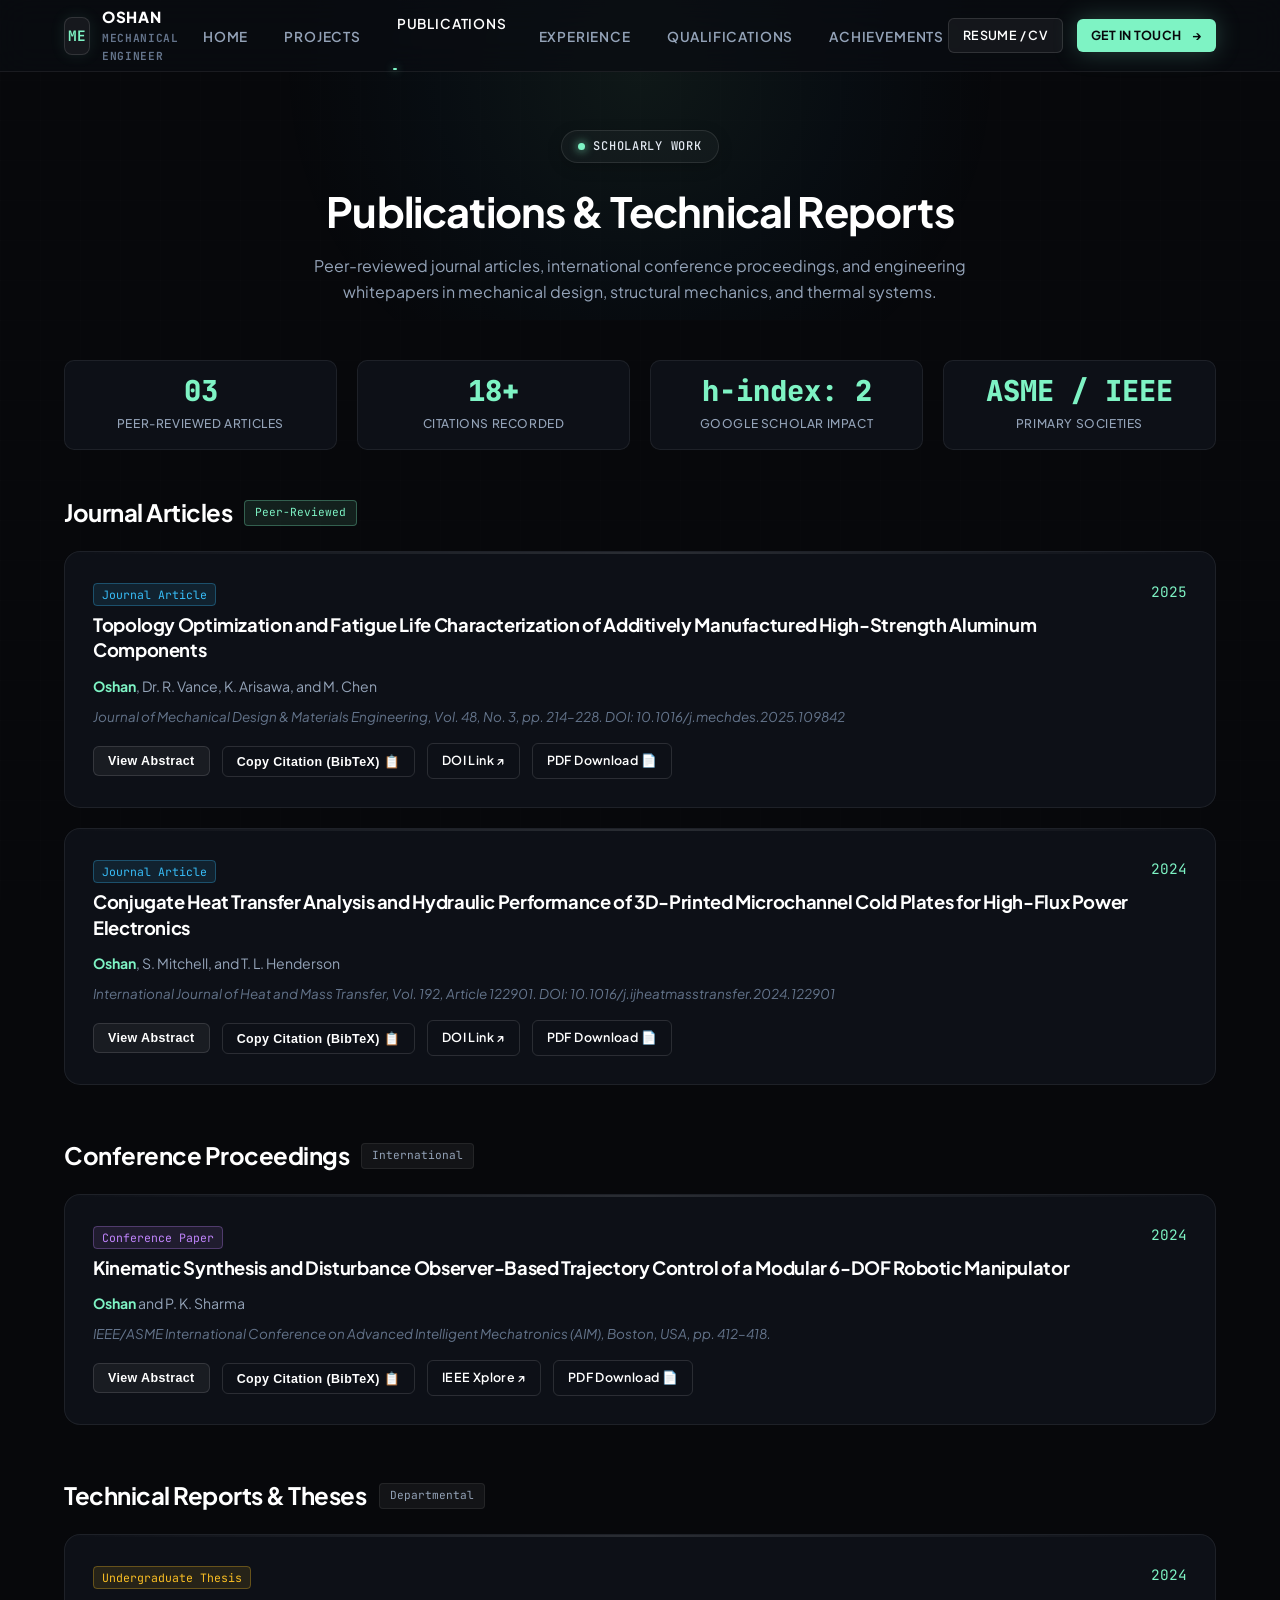
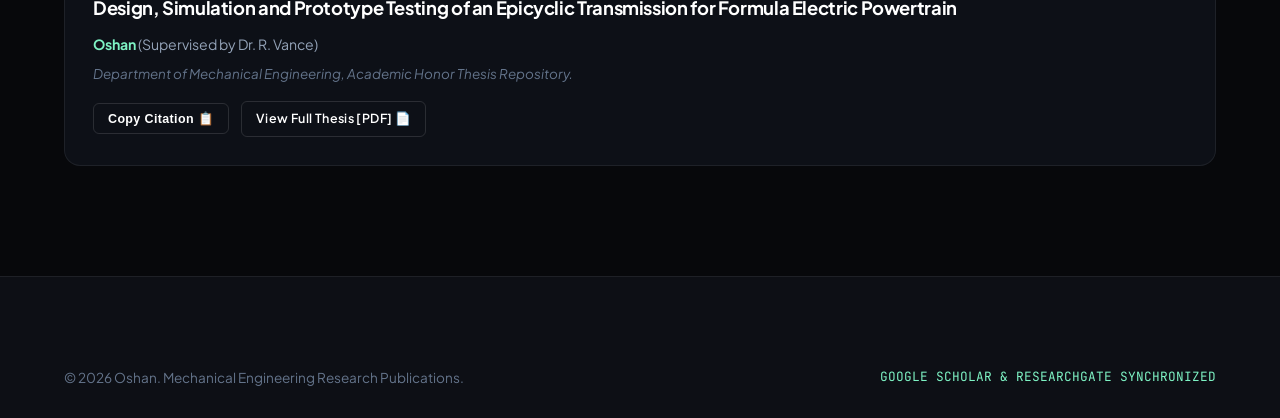
<file: publications.html>
<!DOCTYPE html>
<html lang="en">
<head>
  <meta charset="UTF-8">
  <meta name="viewport" content="width=device-width, initial-scale=1.0">
  <title>Publications &amp; Research Papers | Mechanical Engineering</title>
  <link rel="stylesheet" href="css/style.css">
  <link rel="icon" href="data:image/svg+xml,<svg xmlns=%22http://www.w3.org/2000/svg%22 viewBox=%220 0 100 100%22><text y=%22.9em%22 font-size=%2290%22>⚙️</text></svg>">
</head>
<body>

  <!-- ==========================================================================
       TOP RIBBON NAVIGATION
       ========================================================================== -->
  <header class="navbar">
    <div class="container nav-container">
      
      <a href="index.html" class="nav-brand">
        <div class="nav-brand-badge">ME</div>
        <div class="nav-brand-text">
          <span class="nav-brand-title">OSHAN</span>
          <span class="nav-brand-sub">MECHANICAL ENGINEER</span>
        </div>
      </a>

      <nav>
        <ul class="nav-links">
          <li><a href="index.html" class="nav-link">Home</a></li>
          <li><a href="projects.html" class="nav-link">Projects</a></li>
          <li><a href="publications.html" class="nav-link active">Publications</a></li>
          <li><a href="experience.html" class="nav-link">Experience</a></li>
          <li><a href="qualifications.html" class="nav-link">Qualifications</a></li>
          <li><a href="achievements.html" class="nav-link">Achievements</a></li>
        </ul>
      </nav>

      <div class="nav-actions">
        <a href="#contactModal" class="btn btn-secondary btn-sm open-contact-btn">RESUME / CV</a>
        <a href="#contactModal" class="btn btn-primary btn-sm open-contact-btn">
          GET IN TOUCH <span class="btn-arrow">→</span>
        </a>
      </div>

      <button class="nav-toggle" aria-label="Toggle navigation menu">
        <span></span>
        <span></span>
        <span></span>
      </button>

    </div>
  </header>

  <!-- ==========================================================================
       PUBLICATIONS CONTENT
       ========================================================================== -->
  <main class="section" style="padding-top: 130px;">
    <div class="container">
      
      <div class="section-header">
        <div class="pill-badge"><span class="badge-dot"></span>SCHOLARLY WORK</div>
        <h1 class="section-title">Publications &amp; Technical Reports</h1>
        <p class="section-desc">
          Peer-reviewed journal articles, international conference proceedings, and engineering whitepapers in mechanical design, structural mechanics, and thermal systems.
        </p>
      </div>

      <!-- Quick Metrics -->
      <div class="stats-grid" style="margin-bottom: 48px;">
        <div class="stat-card" style="padding: 16px;">
          <div class="stat-number" style="font-size: 1.8rem;">03</div>
          <div class="stat-label" style="font-size: 0.75rem;">Peer-Reviewed Articles</div>
        </div>
        <div class="stat-card" style="padding: 16px;">
          <div class="stat-number" style="font-size: 1.8rem;">18+</div>
          <div class="stat-label" style="font-size: 0.75rem;">Citations Recorded</div>
        </div>
        <div class="stat-card" style="padding: 16px;">
          <div class="stat-number" style="font-size: 1.8rem;">h-index: 2</div>
          <div class="stat-label" style="font-size: 0.75rem;">Google Scholar Impact</div>
        </div>
        <div class="stat-card" style="padding: 16px;">
          <div class="stat-number" style="font-size: 1.8rem;">ASME / IEEE</div>
          <div class="stat-label" style="font-size: 0.75rem;">Primary Societies</div>
        </div>
      </div>

      <!-- SECTION 1: Journal Articles -->
      <div style="margin-bottom: 56px;">
        <div style="display: flex; align-items: center; gap: 12px; margin-bottom: 24px;">
          <h2 style="font-size: 1.5rem; color: #fff;">Journal Articles</h2>
          <span class="tag-chip accent">Peer-Reviewed</span>
        </div>

        <!-- Publication 1 -->
        <div class="card pub-card">
          <div class="pub-header">
            <div>
              <span class="pub-type">Journal Article</span>
              <h3 class="pub-title" style="margin-top: 6px;">
                Topology Optimization and Fatigue Life Characterization of Additively Manufactured High-Strength Aluminum Components
              </h3>
            </div>
            <span style="font-family: var(--font-mono); color: var(--accent-mint); font-size: 0.9rem;">2025</span>
          </div>

          <div class="pub-authors">
            <strong>Oshan</strong>, Dr. R. Vance, K. Arisawa, and M. Chen
          </div>

          <div class="pub-venue">
            Journal of Mechanical Design &amp; Materials Engineering, Vol. 48, No. 3, pp. 214–228. DOI: 10.1016/j.mechdes.2025.109842
          </div>

          <div class="pub-abstract" style="display: none;">
            <strong>Abstract:</strong> This research investigates density-based SIMP (Solid Isotropic Material with Penalization) topology optimization applied to selectively laser-melted (SLM) Al 7075-T6 alloy components. We model microstructural porosity variations, surface roughness fatigue knockdowns, and anisotropic stress responses under multiaxial cyclic tension-torsion. Experimental S-N curve validations demonstrated an 85% predictive accuracy with an empirical Goodman fatigue model.
          </div>

          <div class="pub-actions">
            <button class="btn btn-secondary btn-sm toggle-abstract-btn">View Abstract</button>
            <button class="btn btn-outline btn-sm copy-bibtex-btn" data-bibtex="@article{oshan2025topology,
  title={Topology Optimization and Fatigue Life Characterization of Additively Manufactured High-Strength Aluminum Components},
  author={Oshan and Vance, Richard and Arisawa, Ken and Chen, Marcus},
  journal={Journal of Mechanical Design and Materials Engineering},
  volume={48},
  number={3},
  pages={214--228},
  year={2025},
  publisher={Elsevier}
}">Copy Citation (BibTeX) 📋</button>
            <a href="https://doi.org" target="_blank" rel="noopener" class="btn btn-outline btn-sm">DOI Link ↗</a>
            <a href="downloads/sample-gearbox-report.pdf" target="_blank" download class="btn btn-outline btn-sm">PDF Download 📄</a>
          </div>
        </div>

        <!-- Publication 2 -->
        <div class="card pub-card">
          <div class="pub-header">
            <div>
              <span class="pub-type">Journal Article</span>
              <h3 class="pub-title" style="margin-top: 6px;">
                Conjugate Heat Transfer Analysis and Hydraulic Performance of 3D-Printed Microchannel Cold Plates for High-Flux Power Electronics
              </h3>
            </div>
            <span style="font-family: var(--font-mono); color: var(--accent-mint); font-size: 0.9rem;">2024</span>
          </div>

          <div class="pub-authors">
            <strong>Oshan</strong>, S. Mitchell, and T. L. Henderson
          </div>

          <div class="pub-venue">
            International Journal of Heat and Mass Transfer, Vol. 192, Article 122901. DOI: 10.1016/j.ijheatmasstransfer.2024.122901
          </div>

          <div class="pub-abstract" style="display: none;">
            <strong>Abstract:</strong> As power semiconductor power densities surpass 120 W/cm², conventional finned liquid heat sinks incur unsustainable thermal bottlenecks. Here, we present a bifurcated counter-flow microchannel design manufactured via direct metal laser sintering (DMLS). Three-dimensional Navier-Stokes CFD simulations coupled with conjugate solid conduction were benchmarked against closed-loop test bench calorimeters, displaying heat dissipation of up to 4.8 kW with hydraulic pressure drops &lt; 14 kPa.
          </div>

          <div class="pub-actions">
            <button class="btn btn-secondary btn-sm toggle-abstract-btn">View Abstract</button>
            <button class="btn btn-outline btn-sm copy-bibtex-btn" data-bibtex="@article{oshan2024heat,
  title={Conjugate Heat Transfer Analysis and Hydraulic Performance of 3D-Printed Microchannel Cold Plates for High-Flux Power Electronics},
  author={Oshan and Mitchell, Sarah and Henderson, T. L.},
  journal={International Journal of Heat and Mass Transfer},
  volume={192},
  pages={122901},
  year={2024}
}">Copy Citation (BibTeX) 📋</button>
            <a href="https://doi.org" target="_blank" rel="noopener" class="btn btn-outline btn-sm">DOI Link ↗</a>
            <a href="downloads/sample-gearbox-report.pdf" target="_blank" download class="btn btn-outline btn-sm">PDF Download 📄</a>
          </div>
        </div>

      </div>

      <!-- SECTION 2: Conference Proceedings -->
      <div style="margin-bottom: 56px;">
        <div style="display: flex; align-items: center; gap: 12px; margin-bottom: 24px;">
          <h2 style="font-size: 1.5rem; color: #fff;">Conference Proceedings</h2>
          <span class="tag-chip">International</span>
        </div>

        <!-- Conference 1 -->
        <div class="card pub-card">
          <div class="pub-header">
            <div>
              <span class="pub-type" style="background: rgba(192, 132, 252, 0.1); border-color: rgba(192, 132, 252, 0.3); color: var(--accent-purple);">Conference Paper</span>
              <h3 class="pub-title" style="margin-top: 6px;">
                Kinematic Synthesis and Disturbance Observer-Based Trajectory Control of a Modular 6-DOF Robotic Manipulator
              </h3>
            </div>
            <span style="font-family: var(--font-mono); color: var(--accent-mint); font-size: 0.9rem;">2024</span>
          </div>

          <div class="pub-authors">
            <strong>Oshan</strong> and P. K. Sharma
          </div>

          <div class="pub-venue">
            IEEE/ASME International Conference on Advanced Intelligent Mechatronics (AIM), Boston, USA, pp. 412–418.
          </div>

          <div class="pub-abstract" style="display: none;">
            <strong>Abstract:</strong> This paper develops a geometric Denavit-Hartenberg (D-H) kinematic framework coupled with a non-linear disturbance observer (NDOB) to suppress joint compliance effects in low-cost planetary gear driven manipulator arms. Experimental results exhibit a 42% reduction in end-effector trajectory tracking error during rapid acceleration maneuvers.
          </div>

          <div class="pub-actions">
            <button class="btn btn-secondary btn-sm toggle-abstract-btn">View Abstract</button>
            <button class="btn btn-outline btn-sm copy-bibtex-btn" data-bibtex="@inproceedings{oshan2024kinematics,
  title={Kinematic Synthesis and Disturbance Observer-Based Trajectory Control of a Modular 6-DOF Robotic Manipulator},
  author={Oshan and Sharma, P. K.},
  booktitle={IEEE/ASME International Conference on Advanced Intelligent Mechatronics (AIM)},
  pages={412--418},
  year={2024}
}">Copy Citation (BibTeX) 📋</button>
            <a href="https://ieeexplore.ieee.org" target="_blank" rel="noopener" class="btn btn-outline btn-sm">IEEE Xplore ↗</a>
            <a href="downloads/sample-gearbox-report.pdf" target="_blank" download class="btn btn-outline btn-sm">PDF Download 📄</a>
          </div>
        </div>

      </div>

      <!-- SECTION 3: Technical Reports / Theses -->
      <div>
        <div style="display: flex; align-items: center; gap: 12px; margin-bottom: 24px;">
          <h2 style="font-size: 1.5rem; color: #fff;">Technical Reports &amp; Theses</h2>
          <span class="tag-chip">Departmental</span>
        </div>

        <div class="card pub-card">
          <div class="pub-header">
            <div>
              <span class="pub-type" style="background: rgba(251, 191, 36, 0.1); border-color: rgba(251, 191, 36, 0.3); color: var(--accent-amber);">Undergraduate Thesis</span>
              <h3 class="pub-title" style="margin-top: 6px;">
                Design, Simulation and Prototype Testing of an Epicyclic Transmission for Formula Electric Powertrain
              </h3>
            </div>
            <span style="font-family: var(--font-mono); color: var(--accent-mint); font-size: 0.9rem;">2024</span>
          </div>

          <div class="pub-authors">
            <strong>Oshan</strong> (Supervised by Dr. R. Vance)
          </div>

          <div class="pub-venue">
            Department of Mechanical Engineering, Academic Honor Thesis Repository.
          </div>

          <div class="pub-actions">
            <button class="btn btn-outline btn-sm copy-bibtex-btn" data-bibtex="@thesis{oshan2024epicyclic,
  title={Design, Simulation and Prototype Testing of an Epicyclic Transmission for Formula Electric Powertrain},
  author={Oshan},
  school={Department of Mechanical Engineering},
  year={2024}
}">Copy Citation 📋</button>
            <a href="downloads/sample-gearbox-report.pdf" target="_blank" download class="btn btn-outline btn-sm">View Full Thesis [PDF] 📄</a>
          </div>
        </div>

      </div>

    </div>
  </main>

  <!-- Contact Modal -->
  <div class="modal-overlay" id="contactModal">
    <div class="modal-content">
      <button class="modal-close" aria-label="Close modal">&times;</button>
      <div class="pill-badge"><span class="badge-dot"></span>GET IN TOUCH</div>
      <h2 style="font-size: 1.8rem; margin-bottom: 8px; color: #fff;">Let's Connect</h2>
      <p style="color: var(--text-secondary); margin-bottom: 24px; font-size: 0.95rem;">
        Inquire about research paper reprints, datasets, or academic collaboration.
      </p>
      <form id="contactForm" style="display: flex; flex-direction: column; gap: 16px;">
        <input type="text" required placeholder="Your Name" style="width: 100%; padding: 12px 16px; background: rgba(255,255,255,0.04); border: 1px solid var(--border-medium); border-radius: 6px; color: #fff; font-family: inherit;">
        <input type="email" required placeholder="Your Email Address" style="width: 100%; padding: 12px 16px; background: rgba(255,255,255,0.04); border: 1px solid var(--border-medium); border-radius: 6px; color: #fff; font-family: inherit;">
        <textarea rows="4" required placeholder="Inquiry details..." style="width: 100%; padding: 12px 16px; background: rgba(255,255,255,0.04); border: 1px solid var(--border-medium); border-radius: 6px; color: #fff; font-family: inherit; resize: vertical;"></textarea>
        <div style="display: flex; justify-content: space-between; align-items: center; margin-top: 10px;">
          <button type="button" class="btn btn-outline copy-email-btn" data-email="oshan.engineering@gmail.com">Copy Email 📋</button>
          <button type="submit" class="btn btn-primary">SEND MESSAGE →</button>
        </div>
      </form>
    </div>
  </div>

  <!-- Footer -->
  <footer class="footer">
    <div class="container">
      <div class="footer-bottom">
        <div>&copy; 2026 Oshan. Mechanical Engineering Research Publications.</div>
        <div style="font-family: var(--font-mono); font-size: 0.8rem; color: var(--accent-mint);">GOOGLE SCHOLAR &amp; RESEARCHGATE SYNCHRONIZED</div>
      </div>
    </div>
  </footer>

  <script src="js/main.js"></script>
</body>
</html>
</file>
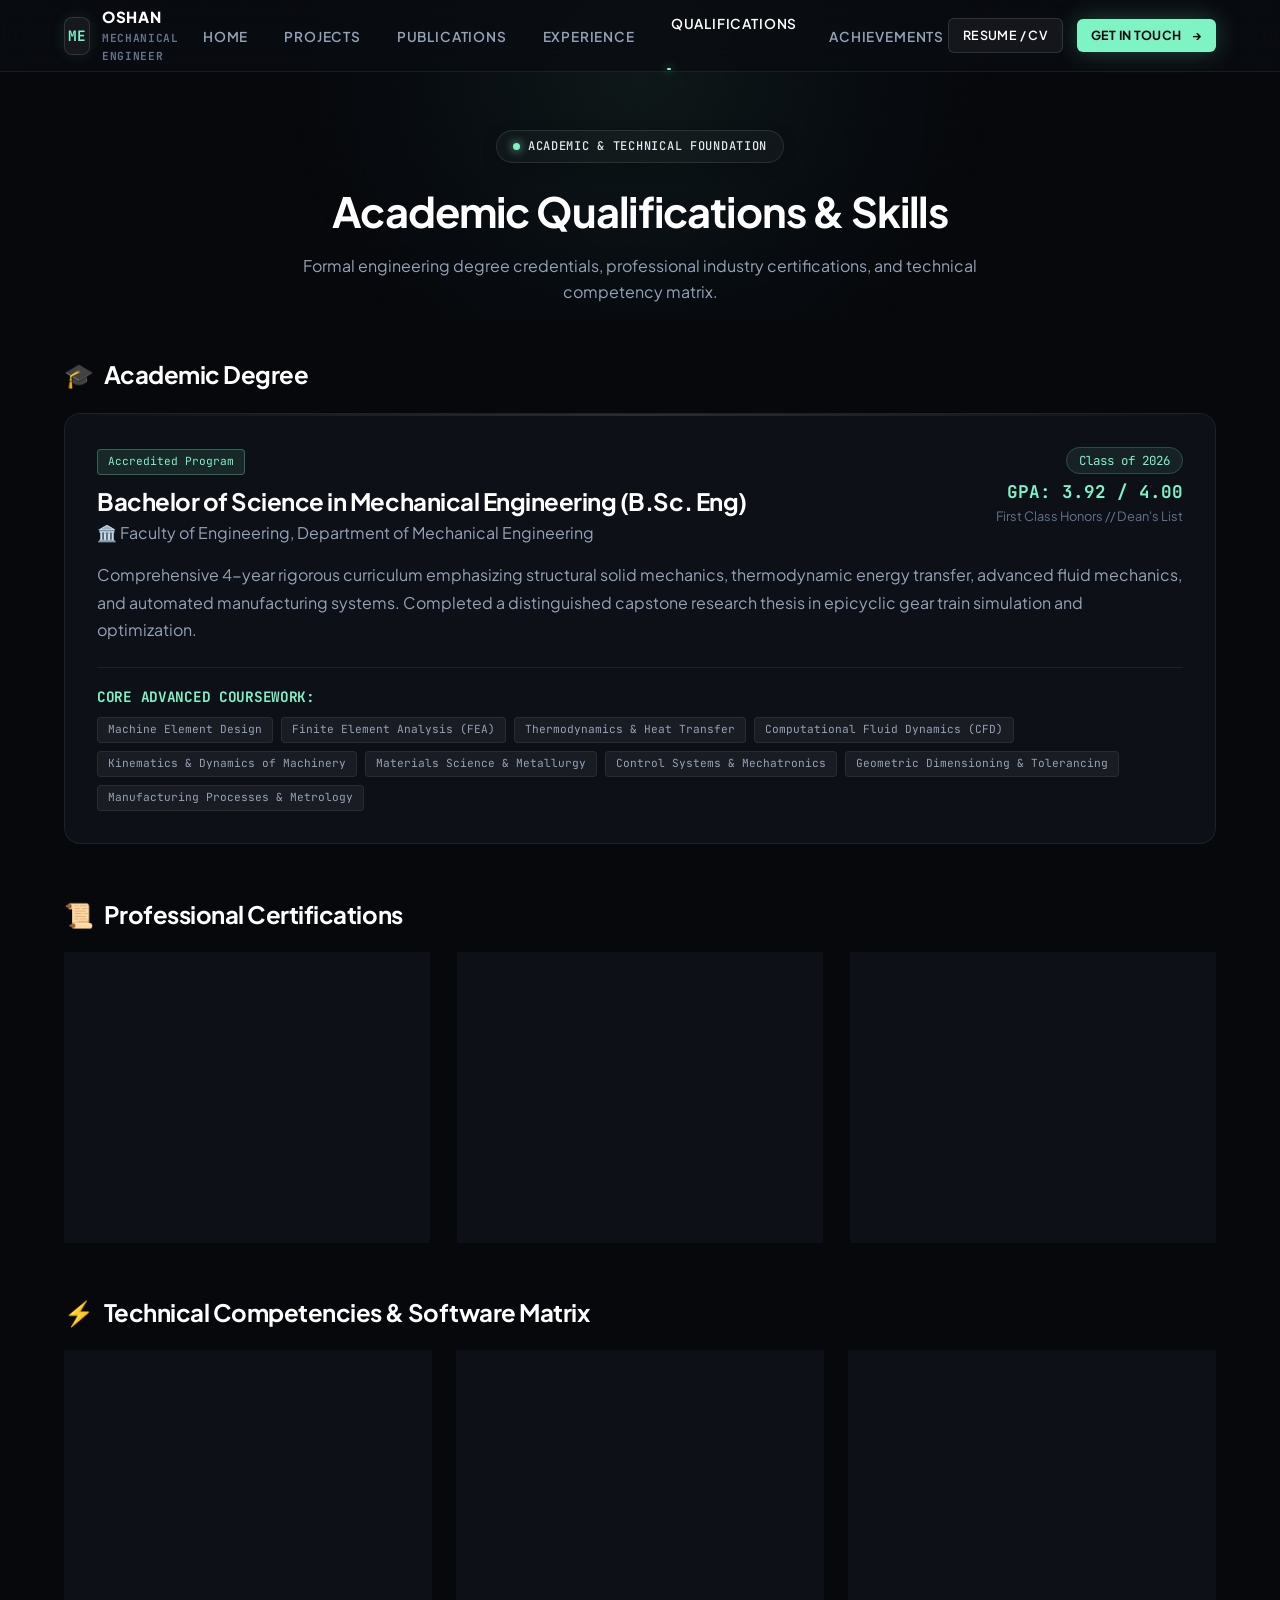
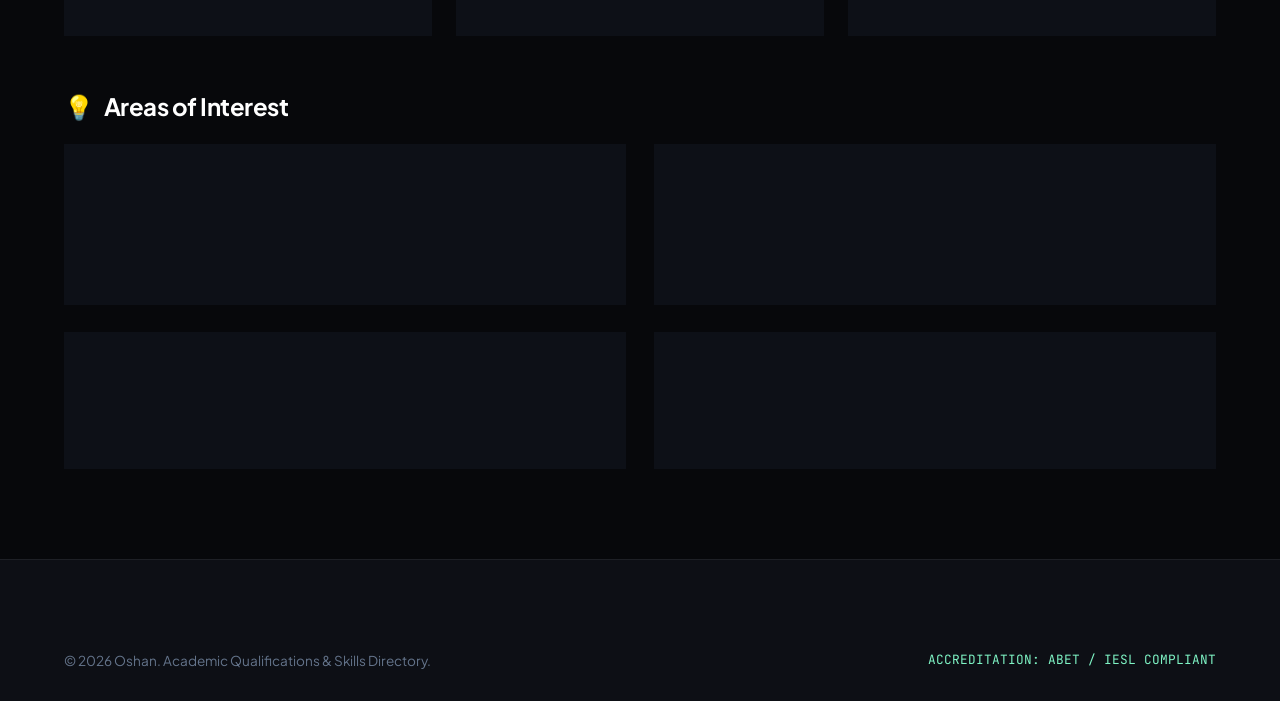
<file: qualifications.html>
<!DOCTYPE html>
<html lang="en">
<head>
  <meta charset="UTF-8">
  <meta name="viewport" content="width=device-width, initial-scale=1.0">
  <title>Qualifications &amp; Skills | Mechanical Engineer Portfolio</title>
  <link rel="stylesheet" href="css/style.css">
  <link rel="icon" href="data:image/svg+xml,<svg xmlns=%22http://www.w3.org/2000/svg%22 viewBox=%220 0 100 100%22><text y=%22.9em%22 font-size=%2290%22>⚙️</text></svg>">
</head>
<body>

  <!-- ==========================================================================
       TOP RIBBON NAVIGATION
       ========================================================================== -->
  <header class="navbar">
    <div class="container nav-container">
      
      <a href="index.html" class="nav-brand">
        <div class="nav-brand-badge">ME</div>
        <div class="nav-brand-text">
          <span class="nav-brand-title">OSHAN</span>
          <span class="nav-brand-sub">MECHANICAL ENGINEER</span>
        </div>
      </a>

      <nav>
        <ul class="nav-links">
          <li><a href="index.html" class="nav-link">Home</a></li>
          <li><a href="projects.html" class="nav-link">Projects</a></li>
          <li><a href="publications.html" class="nav-link">Publications</a></li>
          <li><a href="experience.html" class="nav-link">Experience</a></li>
          <li><a href="qualifications.html" class="nav-link active">Qualifications</a></li>
          <li><a href="achievements.html" class="nav-link">Achievements</a></li>
        </ul>
      </nav>

      <div class="nav-actions">
        <a href="#contactModal" class="btn btn-secondary btn-sm open-contact-btn">RESUME / CV</a>
        <a href="#contactModal" class="btn btn-primary btn-sm open-contact-btn">
          GET IN TOUCH <span class="btn-arrow">→</span>
        </a>
      </div>

      <button class="nav-toggle" aria-label="Toggle navigation menu">
        <span></span>
        <span></span>
        <span></span>
      </button>

    </div>
  </header>

  <!-- ==========================================================================
       QUALIFICATIONS & SKILLS CONTENT
       ========================================================================== -->
  <main class="section" style="padding-top: 130px;">
    <div class="container">
      
      <div class="section-header">
        <div class="pill-badge"><span class="badge-dot"></span>ACADEMIC &amp; TECHNICAL FOUNDATION</div>
        <h1 class="section-title">Academic Qualifications &amp; Skills</h1>
        <p class="section-desc">
          Formal engineering degree credentials, professional industry certifications, and technical competency matrix.
        </p>
      </div>

      <!-- ACADEMIC DEGREES SECTION -->
      <div style="margin-bottom: 56px;">
        <h2 style="font-size: 1.5rem; color: #fff; margin-bottom: 24px; display: flex; align-items: center; gap: 10px;">
          <span>🎓</span> Academic Degree
        </h2>

        <div class="card" style="padding: 32px;">
          <div style="display: flex; justify-content: space-between; align-items: flex-start; gap: 20px; flex-wrap: wrap; margin-bottom: 16px;">
            <div>
              <span class="tag-chip accent" style="margin-bottom: 8px;">Accredited Program</span>
              <!-- EDIT YOUR DEGREE -->
              <h3 style="font-size: 1.5rem; color: #fff; margin-top: 4px;">
                Bachelor of Science in Mechanical Engineering (B.Sc. Eng)
              </h3>
              <!-- EDIT YOUR UNIVERSITY -->
              <div style="font-size: 1rem; color: var(--text-secondary); margin-top: 4px;">
                🏛️ Faculty of Engineering, Department of Mechanical Engineering
              </div>
            </div>
            <div style="text-align: right;">
              <span class="timeline-period">Class of 2026</span>
              <div style="font-family: var(--font-mono); font-size: 1.1rem; color: var(--accent-mint); font-weight: 700; margin-top: 6px;">
                GPA: 3.92 / 4.00
              </div>
              <div style="font-size: 0.8rem; color: var(--text-muted);">First Class Honors // Dean's List</div>
            </div>
          </div>

          <p style="color: var(--text-secondary); line-height: 1.7; margin-bottom: 24px;">
            Comprehensive 4-year rigorous curriculum emphasizing structural solid mechanics, thermodynamic energy transfer, advanced fluid mechanics, and automated manufacturing systems. Completed a distinguished capstone research thesis in epicyclic gear train simulation and optimization.
          </p>

          <!-- Core Coursework -->
          <div style="border-top: 1px solid var(--border-subtle); padding-top: 20px;">
            <h4 style="font-size: 0.9rem; font-family: var(--font-mono); color: var(--accent-mint); text-transform: uppercase; margin-bottom: 12px;">
              Core Advanced Coursework:
            </h4>
            <div style="display: flex; flex-wrap: wrap; gap: 8px;">
              <span class="tag-chip">Machine Element Design</span>
              <span class="tag-chip">Finite Element Analysis (FEA)</span>
              <span class="tag-chip">Thermodynamics &amp; Heat Transfer</span>
              <span class="tag-chip">Computational Fluid Dynamics (CFD)</span>
              <span class="tag-chip">Kinematics &amp; Dynamics of Machinery</span>
              <span class="tag-chip">Materials Science &amp; Metallurgy</span>
              <span class="tag-chip">Control Systems &amp; Mechatronics</span>
              <span class="tag-chip">Geometric Dimensioning &amp; Tolerancing</span>
              <span class="tag-chip">Manufacturing Processes &amp; Metrology</span>
            </div>
          </div>
        </div>
      </div>

      <!-- PROFESSIONAL CERTIFICATIONS -->
      <div style="margin-bottom: 56px;">
        <h2 style="font-size: 1.5rem; color: #fff; margin-bottom: 24px; display: flex; align-items: center; gap: 10px;">
          <span>📜</span> Professional Certifications
        </h2>

        <div class="grid-3">
          
          <div class="card">
            <div style="font-size: 1.8rem; margin-bottom: 12px;">📐</div>
            <h3 style="font-size: 1.15rem; margin-bottom: 6px;">CSWP – Certified SolidWorks Professional</h3>
            <div style="font-size: 0.82rem; color: var(--accent-mint); font-family: var(--font-mono); margin-bottom: 12px;">
              Dassault Systèmes // ID: C-9K2L8X1M
            </div>
            <p style="font-size: 0.88rem; color: var(--text-secondary); line-height: 1.6;">
              Verified mastery in advanced parametric part modeling, complex assembly mates, configurations, and drawing view generation.
            </p>
          </div>

          <div class="card">
            <div style="font-size: 1.8rem; margin-bottom: 12px;">⚖️</div>
            <h3 style="font-size: 1.15rem; margin-bottom: 6px;">ASME Y14.5 GD&amp;T Professional Certificate</h3>
            <div style="font-size: 0.82rem; color: var(--accent-mint); font-family: var(--font-mono); margin-bottom: 12px;">
              ASME Engineering Training
            </div>
            <p style="font-size: 0.88rem; color: var(--text-secondary); line-height: 1.6;">
              Proficient in datums, geometric tolerances (position, runout, profile), maximum material condition (MMC), and tolerance stack analysis.
            </p>
          </div>

          <div class="card">
            <div style="font-size: 1.8rem; margin-bottom: 12px;">⚡</div>
            <h3 style="font-size: 1.15rem; margin-bottom: 6px;">FE / EIT Exam – Mechanical Discipline</h3>
            <div style="font-size: 0.82rem; color: var(--accent-mint); font-family: var(--font-mono); margin-bottom: 12px;">
              NCEES Certified
            </div>
            <p style="font-size: 0.88rem; color: var(--text-secondary); line-height: 1.6;">
              Passed comprehensive fundamentals of engineering exam covering mathematics, statics, dynamics, mechanics of materials, and ethics.
            </p>
          </div>

        </div>
      </div>

      <!-- TECHNICAL SKILLS MATRIX -->
      <div style="margin-bottom: 56px;">
        <h2 style="font-size: 1.5rem; color: #fff; margin-bottom: 24px; display: flex; align-items: center; gap: 10px;">
          <span>⚡</span> Technical Competencies &amp; Software Matrix
        </h2>

        <div class="skills-grid">
          
          <!-- Skill Category 1: CAD -->
          <div class="card">
            <h3 class="skill-category-title">
              <span style="color: var(--accent-mint);">01</span> CAD &amp; 3D Modeling
            </h3>
            <div class="skill-items">
              
              <div>
                <div class="skill-item-header">
                  <span>SolidWorks (Parametric &amp; Surface)</span>
                  <span style="color: var(--accent-mint);">95%</span>
                </div>
                <div class="skill-bar-bg"><div class="skill-bar-fill" style="width: 95%;"></div></div>
              </div>

              <div>
                <div class="skill-item-header">
                  <span>Autodesk Inventor</span>
                  <span style="color: var(--accent-mint);">90%</span>
                </div>
                <div class="skill-bar-bg"><div class="skill-bar-fill" style="width: 90%;"></div></div>
              </div>

              <div>
                <div class="skill-item-header">
                  <span>Fusion 360 (CAD/CAM)</span>
                  <span style="color: var(--accent-mint);">85%</span>
                </div>
                <div class="skill-bar-bg"><div class="skill-bar-fill" style="width: 85%;"></div></div>
              </div>

              <div>
                <div class="skill-item-header">
                  <span>CATIA V5</span>
                  <span style="color: var(--accent-mint);">78%</span>
                </div>
                <div class="skill-bar-bg"><div class="skill-bar-fill" style="width: 78%;"></div></div>
              </div>

            </div>
          </div>

          <!-- Skill Category 2: Simulation -->
          <div class="card">
            <h3 class="skill-category-title">
              <span style="color: var(--accent-mint);">02</span> Simulation &amp; Analysis
            </h3>
            <div class="skill-items">
              
              <div>
                <div class="skill-item-header">
                  <span>ANSYS Mechanical (Structural FEA)</span>
                  <span style="color: var(--accent-mint);">92%</span>
                </div>
                <div class="skill-bar-bg"><div class="skill-bar-fill" style="width: 92%;"></div></div>
              </div>

              <div>
                <div class="skill-item-header">
                  <span>ANSYS Fluent (CFD Aerodynamics)</span>
                  <span style="color: var(--accent-mint);">88%</span>
                </div>
                <div class="skill-bar-bg"><div class="skill-bar-fill" style="width: 88%;"></div></div>
              </div>

              <div>
                <div class="skill-item-header">
                  <span>Topology Optimization (SIMP)</span>
                  <span style="color: var(--accent-mint);">85%</span>
                </div>
                <div class="skill-bar-bg"><div class="skill-bar-fill" style="width: 85%;"></div></div>
              </div>

              <div>
                <div class="skill-item-header">
                  <span>MATLAB &amp; Simulink (Control Systems)</span>
                  <span style="color: var(--accent-mint);">90%</span>
                </div>
                <div class="skill-bar-bg"><div class="skill-bar-fill" style="width: 90%;"></div></div>
              </div>

            </div>
          </div>

          <!-- Skill Category 3: Fabrication & Code -->
          <div class="card">
            <h3 class="skill-category-title">
              <span style="color: var(--accent-mint);">03</span> Prototyping &amp; Programming
            </h3>
            <div class="skill-items">
              
              <div>
                <div class="skill-item-header">
                  <span>3D Printing (FDM / SLA / Metal SLM)</span>
                  <span style="color: var(--accent-mint);">95%</span>
                </div>
                <div class="skill-bar-bg"><div class="skill-bar-fill" style="width: 95%;"></div></div>
              </div>

              <div>
                <div class="skill-item-header">
                  <span>CNC Mill &amp; Lathe G-Code</span>
                  <span style="color: var(--accent-mint);">82%</span>
                </div>
                <div class="skill-bar-bg"><div class="skill-bar-fill" style="width: 82%;"></div></div>
              </div>

              <div>
                <div class="skill-item-header">
                  <span>Python (NumPy, SciPy, Matplotlib)</span>
                  <span style="color: var(--accent-mint);">88%</span>
                </div>
                <div class="skill-bar-bg"><div class="skill-bar-fill" style="width: 88%;"></div></div>
              </div>

              <div>
                <div class="skill-item-header">
                  <span>ROS2 &amp; C++ Microcontrollers</span>
                  <span style="color: var(--accent-mint);">80%</span>
                </div>
                <div class="skill-bar-bg"><div class="skill-bar-fill" style="width: 80%;"></div></div>
              </div>

            </div>
          </div>

        </div>
      </div>

      <!-- PERSONAL INTERESTS & ENGINEERING PASSIONS -->
      <div>
        <h2 style="font-size: 1.5rem; color: #fff; margin-bottom: 24px; display: flex; align-items: center; gap: 10px;">
          <span>💡</span> Areas of Interest
        </h2>

        <div class="grid-2">
          
          <div class="card">
            <h3 style="font-size: 1.2rem; color: #fff; margin-bottom: 8px;">Autonomous Robotics &amp; Actuation</h3>
            <p style="font-size: 0.92rem; color: var(--text-secondary); line-height: 1.6;">
              Passionate about designing compliant robotic joints, harmonic drives, high-torque BLDC motors, and real-time obstacle avoidance algorithms for terrestrial rovers.
            </p>
          </div>

          <div class="card">
            <h3 style="font-size: 1.2rem; color: #fff; margin-bottom: 8px;">Electric Powertrains &amp; Lightweighting</h3>
            <p style="font-size: 0.92rem; color: var(--text-secondary); line-height: 1.6;">
              Deeply fascinated by battery module thermal management, liquid cold-plate heat exchangers, and additive manufacturing (DfAM) for high-performance vehicles.
            </p>
          </div>

          <div class="card">
            <h3 style="font-size: 1.2rem; color: #fff; margin-bottom: 8px;">Aerospace Aerodynamics &amp; CFD</h3>
            <p style="font-size: 0.92rem; color: var(--text-secondary); line-height: 1.6;">
              Investigating supersonic and transonic boundary layer flow phenomena, wind tunnel testing, and vortex generator design on high-lift wings.
            </p>
          </div>

          <div class="card">
            <h3 style="font-size: 1.2rem; color: #fff; margin-bottom: 8px;">Vintage Mechanical Clockwork &amp; Horology</h3>
            <p style="font-size: 0.92rem; color: var(--text-secondary); line-height: 1.6;">
              Restoring micro-mechanical escapement mechanisms, gear trains, and precision chronometers as an appreciation of mechanical craft.
            </p>
          </div>

        </div>
      </div>

    </div>
  </main>

  <!-- Contact Modal -->
  <div class="modal-overlay" id="contactModal">
    <div class="modal-content">
      <button class="modal-close" aria-label="Close modal">&times;</button>
      <div class="pill-badge"><span class="badge-dot"></span>VERIFY CREDENTIALS</div>
      <h2 style="font-size: 1.8rem; margin-bottom: 8px; color: #fff;">Get In Touch</h2>
      <p style="color: var(--text-secondary); margin-bottom: 24px; font-size: 0.95rem;">
        Request official transcripts, certification ID verification, or discuss engineering opportunities.
      </p>
      <form id="contactForm" style="display: flex; flex-direction: column; gap: 16px;">
        <input type="text" required placeholder="Your Name" style="width: 100%; padding: 12px 16px; background: rgba(255,255,255,0.04); border: 1px solid var(--border-medium); border-radius: 6px; color: #fff; font-family: inherit;">
        <input type="email" required placeholder="Your Email Address" style="width: 100%; padding: 12px 16px; background: rgba(255,255,255,0.04); border: 1px solid var(--border-medium); border-radius: 6px; color: #fff; font-family: inherit;">
        <textarea rows="4" required placeholder="Details of your request..." style="width: 100%; padding: 12px 16px; background: rgba(255,255,255,0.04); border: 1px solid var(--border-medium); border-radius: 6px; color: #fff; font-family: inherit; resize: vertical;"></textarea>
        <div style="display: flex; justify-content: space-between; align-items: center; margin-top: 10px;">
          <button type="button" class="btn btn-outline copy-email-btn" data-email="oshan.engineering@gmail.com">Copy Email 📋</button>
          <button type="submit" class="btn btn-primary">SEND MESSAGE →</button>
        </div>
      </form>
    </div>
  </div>

  <!-- Footer -->
  <footer class="footer">
    <div class="container">
      <div class="footer-bottom">
        <div>&copy; 2026 Oshan. Academic Qualifications &amp; Skills Directory.</div>
        <div style="font-family: var(--font-mono); font-size: 0.8rem; color: var(--accent-mint);">ACCREDITATION: ABET / IESL COMPLIANT</div>
      </div>
    </div>
  </footer>

  <script src="js/main.js"></script>
</body>
</html>
</file>
<file: css/style.css>
/* ==========================================================================
   MODERN MECHANICAL ENGINEERING PORTFOLIO - DESIGN SYSTEM (VOXERA STYLE)
   ========================================================================== */

@import url('https://fonts.googleapis.com/css2?family=Plus+Jakarta+Sans:wght@300;400;500;600;700;800&family=JetBrains+Mono:wght@400;500;600&display=swap');

:root {
  /* Color Palette */
  --bg-primary: #07080b;
  --bg-secondary: #0d0f15;
  --bg-surface: #12151e;
  --bg-card: rgba(18, 22, 32, 0.65);
  --bg-card-hover: rgba(28, 34, 48, 0.85);
  --bg-glass: rgba(10, 12, 18, 0.75);
  
  --border-subtle: rgba(255, 255, 255, 0.07);
  --border-medium: rgba(255, 255, 255, 0.12);
  --border-accent: rgba(94, 234, 212, 0.3);

  /* Reference UI Mint Accent */
  --accent-mint: #7ef3c4;
  --accent-mint-hover: #5eead4;
  --accent-mint-glow: rgba(126, 243, 196, 0.25);
  --accent-mint-dark: #0b2e22;

  /* Typography Colors */
  --text-primary: #ffffff;
  --text-secondary: #94a3b8;
  --text-muted: #64748b;
  --text-light: #f8fafc;

  /* Engineering Tech Highlights */
  --accent-blue: #38bdf8;
  --accent-amber: #fbbf24;
  --accent-purple: #c084fc;

  /* Fonts */
  --font-sans: 'Plus Jakarta Sans', -apple-system, BlinkMacSystemFont, sans-serif;
  --font-mono: 'JetBrains Mono', monospace;

  /* Layout & Spacing */
  --header-height: 72px;
  --max-width: 1200px;
  --transition-fast: 0.2s cubic-bezier(0.16, 1, 0.3, 1);
  --transition-smooth: 0.3s cubic-bezier(0.16, 1, 0.3, 1);
  --radius-sm: 6px;
  --radius-md: 10px;
  --radius-lg: 16px;
  --radius-full: 9999px;
}

/* Reset & Base Setup */
*, *::before, *::after {
  box-sizing: border-box;
  margin: 0;
  padding: 0;
}

html {
  scroll-behavior: smooth;
  color-scheme: dark;
}

body {
  background-color: var(--bg-primary);
  color: var(--text-primary);
  font-family: var(--font-sans);
  line-height: 1.6;
  overflow-x: hidden;
  position: relative;
  min-height: 100vh;
  display: flex;
  flex-direction: column;
  -webkit-font-smoothing: antialiased;
}

/* Background Ambient Lighting (Matches reference dark render depth) */
body::before {
  content: '';
  position: fixed;
  top: -20%;
  left: 50%;
  transform: translateX(-50%);
  width: 900px;
  height: 500px;
  background: radial-gradient(circle, rgba(126, 243, 196, 0.07) 0%, rgba(56, 189, 248, 0.03) 40%, transparent 70%);
  pointer-events: none;
  z-index: 0;
}

body::after {
  content: '';
  position: fixed;
  inset: 0;
  background: 
    linear-gradient(rgba(255, 255, 255, 0.015) 1px, transparent 1px),
    linear-gradient(90deg, rgba(255, 255, 255, 0.015) 1px, transparent 1px);
  background-size: 40px 40px;
  pointer-events: none;
  z-index: 0;
  opacity: 0.6;
}

/* Container */
.container {
  width: 100%;
  max-width: var(--max-width);
  margin: 0 auto;
  padding: 0 24px;
  position: relative;
  z-index: 1;
}

/* Typography Helpers */
h1, h2, h3, h4, h5, h6 {
  color: var(--text-primary);
  font-weight: 700;
  line-height: 1.2;
  letter-spacing: -0.02em;
}

p {
  color: var(--text-secondary);
}

a {
  color: inherit;
  text-decoration: none;
  transition: var(--transition-fast);
}

/* ==========================================================================
   TOP RIBBON NAVIGATION (STICKY FROSTED GLASS BAR)
   ========================================================================== */
.navbar {
  position: fixed;
  top: 0;
  left: 0;
  width: 100%;
  height: var(--header-height);
  background: var(--bg-glass);
  backdrop-filter: blur(16px);
  -webkit-backdrop-filter: blur(16px);
  border-bottom: 1px solid var(--border-subtle);
  z-index: 1000;
  display: flex;
  align-items: center;
  transition: var(--transition-smooth);
}

.navbar.scrolled {
  background: rgba(7, 8, 11, 0.92);
  border-bottom-color: var(--border-medium);
  box-shadow: 0 10px 30px rgba(0, 0, 0, 0.5);
}

.nav-container {
  display: flex;
  align-items: center;
  justify-content: space-between;
  width: 100%;
}

/* Brand Logo Monogram */
.nav-brand {
  display: flex;
  align-items: center;
  gap: 12px;
  font-size: 1.05rem;
  font-weight: 700;
  letter-spacing: 0.02em;
}

.nav-brand-badge {
  display: flex;
  align-items: center;
  justify-content: center;
  width: 38px;
  height: 38px;
  background: rgba(255, 255, 255, 0.06);
  border: 1px solid var(--border-medium);
  border-radius: 8px;
  font-family: var(--font-mono);
  font-weight: 700;
  font-size: 0.9rem;
  color: var(--accent-mint);
  box-shadow: 0 0 15px rgba(126, 243, 196, 0.1);
}

.nav-brand-text {
  display: flex;
  flex-direction: column;
}

.nav-brand-title {
  font-size: 0.95rem;
  font-weight: 800;
  letter-spacing: 0.05em;
  text-transform: uppercase;
}

.nav-brand-sub {
  font-size: 0.7rem;
  color: var(--text-muted);
  font-family: var(--font-mono);
  letter-spacing: 0.06em;
}

/* Ribbon Nav Links */
.nav-links {
  display: flex;
  align-items: center;
  gap: 28px;
  list-style: none;
}

.nav-link {
  font-size: 0.85rem;
  font-weight: 600;
  color: var(--text-secondary);
  text-transform: uppercase;
  letter-spacing: 0.06em;
  padding: 8px 4px;
  position: relative;
}

.nav-link:hover {
  color: var(--text-primary);
}

.nav-link.active {
  color: var(--text-primary);
}

.nav-link.active::after {
  content: '';
  position: absolute;
  bottom: -4px;
  left: 0;
  width: 100%;
  height: 2px;
  background: var(--accent-mint);
  border-radius: 2px;
  box-shadow: 0 0 8px var(--accent-mint);
}

/* Nav Right Actions */
.nav-actions {
  display: flex;
  align-items: center;
  gap: 14px;
}

/* Mobile Toggle Hamburger */
.nav-toggle {
  display: none;
  background: transparent;
  border: none;
  cursor: pointer;
  padding: 8px;
  color: var(--text-primary);
}

.nav-toggle span {
  display: block;
  width: 24px;
  height: 2px;
  background-color: var(--text-primary);
  margin: 5px 0;
  transition: var(--transition-fast);
}

/* ==========================================================================
   BUTTONS & BADGES (VOXERA AESTHETIC)
   ========================================================================== */
.btn {
  display: inline-flex;
  align-items: center;
  justify-content: center;
  gap: 10px;
  padding: 10px 20px;
  border-radius: var(--radius-sm);
  font-size: 0.85rem;
  font-weight: 600;
  letter-spacing: 0.03em;
  cursor: pointer;
  border: none;
  transition: var(--transition-fast);
  white-space: nowrap;
}

/* Reference Mint Green Primary Button */
.btn-primary {
  background-color: var(--accent-mint);
  color: #07080b;
  font-weight: 700;
  box-shadow: 0 0 25px var(--accent-mint-glow);
}

.btn-primary:hover {
  background-color: var(--accent-mint-hover);
  transform: translateY(-2px);
  box-shadow: 0 4px 30px rgba(126, 243, 196, 0.4);
}

.btn-primary:active {
  transform: translateY(0);
}

/* Secondary Frosted Glass Button */
.btn-secondary {
  background: rgba(255, 255, 255, 0.05);
  color: var(--text-primary);
  border: 1px solid var(--border-medium);
}

.btn-secondary:hover {
  background: rgba(255, 255, 255, 0.1);
  border-color: rgba(255, 255, 255, 0.25);
  transform: translateY(-2px);
}

.btn-outline {
  background: transparent;
  color: var(--text-primary);
  border: 1px solid var(--border-medium);
}

.btn-outline:hover {
  border-color: var(--accent-mint);
  color: var(--accent-mint);
}

.btn-sm {
  padding: 7px 14px;
  font-size: 0.78rem;
}

.btn-arrow {
  display: inline-block;
  transition: transform 0.2s ease;
}

.btn:hover .btn-arrow {
  transform: translateX(4px);
}

/* Status / Category Pill Badge (Matches reference screenshot) */
.pill-badge {
  display: inline-flex;
  align-items: center;
  gap: 8px;
  padding: 6px 16px;
  border-radius: var(--radius-full);
  background: rgba(255, 255, 255, 0.03);
  border: 1px solid rgba(255, 255, 255, 0.1);
  font-family: var(--font-mono);
  font-size: 0.75rem;
  font-weight: 500;
  color: #e2e8f0;
  letter-spacing: 0.06em;
  text-transform: uppercase;
  margin-bottom: 24px;
  box-shadow: 0 4px 15px rgba(0, 0, 0, 0.2);
}

.pill-badge .badge-dot {
  width: 7px;
  height: 7px;
  background-color: var(--accent-mint);
  border-radius: 50%;
  box-shadow: 0 0 10px var(--accent-mint);
}

/* Tag Chips */
.tag-chip {
  display: inline-block;
  font-family: var(--font-mono);
  font-size: 0.7rem;
  padding: 3px 10px;
  border-radius: 4px;
  background: rgba(255, 255, 255, 0.05);
  border: 1px solid var(--border-subtle);
  color: var(--text-secondary);
}

.tag-chip.accent {
  background: rgba(126, 243, 196, 0.1);
  border-color: rgba(126, 243, 196, 0.3);
  color: var(--accent-mint);
}

/* ==========================================================================
   HERO SECTION (HOME)
   ========================================================================== */
.hero {
  min-height: calc(100vh - var(--header-height));
  display: flex;
  align-items: center;
  justify-content: center;
  text-align: center;
  padding: 120px 0 80px;
  position: relative;
}

.hero-content {
  max-width: 860px;
  margin: 0 auto;
}

.hero-title {
  font-size: clamp(2.4rem, 5.5vw, 4.2rem);
  font-weight: 800;
  letter-spacing: -0.03em;
  line-height: 1.12;
  margin-bottom: 24px;
  background: linear-gradient(180deg, #ffffff 40%, rgba(255, 255, 255, 0.65) 100%);
  -webkit-background-clip: text;
  -webkit-text-fill-color: transparent;
}

.hero-subtitle {
  font-size: clamp(1rem, 2vw, 1.25rem);
  color: var(--text-secondary);
  line-height: 1.7;
  max-width: 680px;
  margin: 0 auto 36px;
}

.hero-actions {
  display: flex;
  align-items: center;
  justify-content: center;
  gap: 16px;
  flex-wrap: wrap;
}

/* ==========================================================================
   STATS BAR & METRICS
   ========================================================================== */
.stats-section {
  padding: 40px 0 60px;
}

.stats-grid {
  display: grid;
  grid-template-columns: repeat(auto-fit, minmax(220px, 1fr));
  gap: 20px;
}

.stat-card {
  background: var(--bg-card);
  backdrop-filter: blur(12px);
  border: 1px solid var(--border-subtle);
  border-radius: var(--radius-md);
  padding: 24px;
  text-align: center;
  transition: var(--transition-fast);
}

.stat-card:hover {
  border-color: var(--border-medium);
  transform: translateY(-3px);
  background: var(--bg-card-hover);
}

.stat-number {
  font-size: 2.4rem;
  font-weight: 800;
  font-family: var(--font-mono);
  color: var(--accent-mint);
  line-height: 1;
  margin-bottom: 8px;
}

.stat-label {
  font-size: 0.85rem;
  font-weight: 500;
  color: var(--text-secondary);
  text-transform: uppercase;
  letter-spacing: 0.05em;
}

/* ==========================================================================
   SECTION COMMON STYLES
   ========================================================================== */
.section {
  padding: 90px 0;
  position: relative;
}

.section-header {
  text-align: center;
  max-width: 680px;
  margin: 0 auto 56px;
}

.section-title {
  font-size: clamp(1.8rem, 3.5vw, 2.6rem);
  margin-bottom: 16px;
}

.section-desc {
  font-size: 1rem;
  color: var(--text-secondary);
}

.section-desc-light {
  color: var(--text-muted);
  font-size: 0.9rem;
}

/* ==========================================================================
   GLASS CARDS & GRIDS
   ========================================================================== */
.grid-2 {
  display: grid;
  grid-template-columns: repeat(2, 1fr);
  gap: 28px;
}

.grid-3 {
  display: grid;
  grid-template-columns: repeat(3, 1fr);
  gap: 28px;
}

.card {
  background: var(--bg-card);
  backdrop-filter: blur(12px);
  -webkit-backdrop-filter: blur(12px);
  border: 1px solid var(--border-subtle);
  border-radius: var(--radius-lg);
  padding: 28px;
  transition: var(--transition-smooth);
  position: relative;
  overflow: hidden;
  display: flex;
  flex-direction: column;
}

.card:hover {
  border-color: var(--border-medium);
  background: var(--bg-card-hover);
  transform: translateY(-4px);
  box-shadow: 0 16px 40px rgba(0, 0, 0, 0.4);
}

.card::before {
  content: '';
  position: absolute;
  top: 0;
  left: 0;
  width: 100%;
  height: 2px;
  background: linear-gradient(90deg, transparent, var(--border-medium), transparent);
}

/* Engineering Specialty Card */
.specialty-icon {
  width: 52px;
  height: 52px;
  background: rgba(126, 243, 196, 0.08);
  border: 1px solid rgba(126, 243, 196, 0.2);
  border-radius: var(--radius-md);
  display: flex;
  align-items: center;
  justify-content: center;
  margin-bottom: 20px;
  color: var(--accent-mint);
  font-size: 1.4rem;
}

.specialty-title {
  font-size: 1.2rem;
  margin-bottom: 12px;
}

.specialty-desc {
  font-size: 0.92rem;
  color: var(--text-secondary);
  line-height: 1.6;
  margin-bottom: 18px;
}

.specialty-tags {
  display: flex;
  flex-wrap: wrap;
  gap: 8px;
  margin-top: auto;
}

/* ==========================================================================
   PROJECT CARDS & FILTER TABS
   ========================================================================== */
.filter-tabs {
  display: flex;
  align-items: center;
  justify-content: center;
  gap: 12px;
  flex-wrap: wrap;
  margin-bottom: 48px;
}

.filter-btn {
  background: rgba(255, 255, 255, 0.04);
  border: 1px solid var(--border-subtle);
  color: var(--text-secondary);
  font-size: 0.85rem;
  font-weight: 600;
  padding: 8px 18px;
  border-radius: var(--radius-full);
  cursor: pointer;
  transition: var(--transition-fast);
}

.filter-btn:hover {
  color: var(--text-primary);
  border-color: var(--border-medium);
}

.filter-btn.active {
  background: rgba(126, 243, 196, 0.12);
  border-color: var(--accent-mint);
  color: var(--accent-mint);
  box-shadow: 0 0 15px rgba(126, 243, 196, 0.2);
}

.project-card {
  padding: 0;
  overflow: hidden;
}

.project-img-wrapper {
  width: 100%;
  height: 220px;
  background: #11141c;
  position: relative;
  overflow: hidden;
  border-bottom: 1px solid var(--border-subtle);
  display: flex;
  align-items: center;
  justify-content: center;
}

.project-img-wrapper img,
.project-img-wrapper svg {
  width: 100%;
  height: 100%;
  object-fit: cover;
  transition: transform 0.4s ease;
}

.project-card:hover .project-img-wrapper img,
.project-card:hover .project-img-wrapper svg {
  transform: scale(1.04);
}

.project-category-badge {
  position: absolute;
  top: 14px;
  left: 14px;
  background: rgba(9, 10, 15, 0.85);
  backdrop-filter: blur(8px);
  border: 1px solid var(--border-medium);
  font-family: var(--font-mono);
  font-size: 0.7rem;
  font-weight: 600;
  padding: 4px 10px;
  border-radius: 4px;
  color: var(--accent-mint);
  text-transform: uppercase;
}

.project-body {
  padding: 24px;
  display: flex;
  flex-direction: column;
  flex-grow: 1;
}

.project-title {
  font-size: 1.25rem;
  margin-bottom: 10px;
}

.project-desc {
  font-size: 0.9rem;
  color: var(--text-secondary);
  line-height: 1.6;
  margin-bottom: 20px;
  flex-grow: 1;
}

.project-meta {
  display: flex;
  align-items: center;
  justify-content: space-between;
  padding-top: 16px;
  border-top: 1px solid var(--border-subtle);
  margin-top: auto;
}

/* ==========================================================================
   PUBLICATIONS SECTION
   ========================================================================== */
.pub-card {
  margin-bottom: 20px;
}

.pub-header {
  display: flex;
  align-items: flex-start;
  justify-content: space-between;
  gap: 16px;
  margin-bottom: 12px;
}

.pub-type {
  font-family: var(--font-mono);
  font-size: 0.72rem;
  padding: 3px 8px;
  border-radius: 4px;
  background: rgba(56, 189, 248, 0.1);
  border: 1px solid rgba(56, 189, 248, 0.3);
  color: var(--accent-blue);
  white-space: nowrap;
}

.pub-title {
  font-size: 1.15rem;
  font-weight: 700;
  color: var(--text-primary);
  line-height: 1.4;
}

.pub-authors {
  font-size: 0.88rem;
  color: var(--text-secondary);
  margin-bottom: 8px;
}

.pub-authors strong {
  color: var(--accent-mint);
}

.pub-venue {
  font-size: 0.84rem;
  color: var(--text-muted);
  font-style: italic;
  margin-bottom: 16px;
}

.pub-abstract {
  background: rgba(0, 0, 0, 0.25);
  border-left: 3px solid var(--accent-mint);
  padding: 14px 18px;
  border-radius: 0 var(--radius-sm) var(--radius-sm) 0;
  font-size: 0.88rem;
  color: var(--text-secondary);
  margin-bottom: 20px;
  line-height: 1.6;
}

.pub-actions {
  display: flex;
  align-items: center;
  gap: 12px;
  flex-wrap: wrap;
}

/* ==========================================================================
   EXPERIENCE TIMELINE
   ========================================================================== */
.timeline {
  position: relative;
  max-width: 860px;
  margin: 0 auto;
  padding-left: 32px;
}

.timeline::before {
  content: '';
  position: absolute;
  top: 10px;
  bottom: 10px;
  left: 6px;
  width: 2px;
  background: linear-gradient(180deg, var(--accent-mint) 0%, rgba(255, 255, 255, 0.1) 100%);
}

.timeline-item {
  position: relative;
  margin-bottom: 48px;
}

.timeline-dot {
  position: absolute;
  top: 4px;
  left: -32px;
  width: 14px;
  height: 14px;
  border-radius: 50%;
  background: var(--bg-primary);
  border: 3px solid var(--accent-mint);
  box-shadow: 0 0 10px var(--accent-mint);
}

.timeline-card {
  background: var(--bg-card);
  backdrop-filter: blur(12px);
  border: 1px solid var(--border-subtle);
  border-radius: var(--radius-md);
  padding: 24px 28px;
  transition: var(--transition-fast);
}

.timeline-card:hover {
  border-color: var(--border-medium);
  background: var(--bg-card-hover);
  transform: translateX(4px);
}

.timeline-header {
  display: flex;
  align-items: flex-start;
  justify-content: space-between;
  gap: 16px;
  margin-bottom: 8px;
  flex-wrap: wrap;
}

.timeline-role {
  font-size: 1.2rem;
  font-weight: 700;
}

.timeline-period {
  font-family: var(--font-mono);
  font-size: 0.78rem;
  color: var(--accent-mint);
  background: rgba(126, 243, 196, 0.08);
  padding: 4px 12px;
  border-radius: var(--radius-full);
  border: 1px solid rgba(126, 243, 196, 0.2);
}

.timeline-company {
  font-size: 0.95rem;
  color: var(--text-secondary);
  font-weight: 500;
  margin-bottom: 16px;
  display: flex;
  align-items: center;
  gap: 8px;
}

.timeline-bullets {
  list-style: none;
  margin-bottom: 18px;
}

.timeline-bullets li {
  position: relative;
  padding-left: 22px;
  font-size: 0.9rem;
  color: var(--text-secondary);
  margin-bottom: 8px;
  line-height: 1.6;
}

.timeline-bullets li::before {
  content: '▹';
  position: absolute;
  left: 0;
  color: var(--accent-mint);
}

/* ==========================================================================
   ACADEMIC QUALIFICATIONS & SKILLS MATRIX
   ========================================================================== */
.skills-grid {
  display: grid;
  grid-template-columns: repeat(auto-fit, minmax(280px, 1fr));
  gap: 24px;
}

.skill-category-title {
  display: flex;
  align-items: center;
  gap: 10px;
  font-size: 1.1rem;
  margin-bottom: 18px;
  padding-bottom: 10px;
  border-bottom: 1px solid var(--border-subtle);
}

.skill-items {
  display: flex;
  flex-direction: column;
  gap: 14px;
}

.skill-item-header {
  display: flex;
  justify-content: space-between;
  font-size: 0.85rem;
  font-weight: 600;
  margin-bottom: 6px;
}

.skill-bar-bg {
  width: 100%;
  height: 6px;
  background: rgba(255, 255, 255, 0.06);
  border-radius: 999px;
  overflow: hidden;
}

.skill-bar-fill {
  height: 100%;
  background: linear-gradient(90deg, var(--accent-mint), var(--accent-blue));
  border-radius: 999px;
}

/* ==========================================================================
   TESTIMONIALS & COMMENTS
   ========================================================================== */
.testimonial-card {
  display: flex;
  flex-direction: column;
  justify-content: space-between;
}

.testimonial-quote {
  font-size: 0.95rem;
  font-style: italic;
  color: var(--text-light);
  line-height: 1.7;
  margin-bottom: 24px;
  position: relative;
}

.testimonial-quote::before {
  content: '“';
  font-size: 3rem;
  color: rgba(126, 243, 196, 0.2);
  position: absolute;
  top: -24px;
  left: -12px;
  font-family: serif;
}

.testimonial-author {
  display: flex;
  align-items: center;
  gap: 14px;
  padding-top: 16px;
  border-top: 1px solid var(--border-subtle);
}

.testimonial-avatar {
  width: 44px;
  height: 44px;
  border-radius: 50%;
  background: rgba(255, 255, 255, 0.08);
  border: 1px solid var(--border-medium);
  display: flex;
  align-items: center;
  justify-content: center;
  font-weight: 700;
  font-family: var(--font-mono);
  color: var(--accent-mint);
}

.testimonial-name {
  font-weight: 700;
  font-size: 0.95rem;
}

.testimonial-role {
  font-size: 0.8rem;
  color: var(--text-muted);
}

/* ==========================================================================
   FOOTER
   ========================================================================== */
.footer {
  margin-top: auto;
  padding: 60px 0 30px;
  background: var(--bg-secondary);
  border-top: 1px solid var(--border-subtle);
  position: relative;
  z-index: 10;
}

.footer-top {
  display: flex;
  align-items: center;
  justify-content: space-between;
  gap: 30px;
  padding-bottom: 40px;
  border-bottom: 1px solid var(--border-subtle);
  flex-wrap: wrap;
}

.footer-bottom {
  display: flex;
  align-items: center;
  justify-content: space-between;
  padding-top: 30px;
  font-size: 0.85rem;
  color: var(--text-muted);
  flex-wrap: wrap;
  gap: 16px;
}

.social-links {
  display: flex;
  align-items: center;
  gap: 12px;
}

.social-btn {
  width: 40px;
  height: 40px;
  border-radius: 8px;
  background: rgba(255, 255, 255, 0.04);
  border: 1px solid var(--border-subtle);
  display: flex;
  align-items: center;
  justify-content: center;
  color: var(--text-secondary);
  font-size: 1.1rem;
  transition: var(--transition-fast);
}

.social-btn:hover {
  background: rgba(126, 243, 196, 0.1);
  border-color: var(--accent-mint);
  color: var(--accent-mint);
  transform: translateY(-2px);
}

/* ==========================================================================
   INTERACTIVE MODALS
   ========================================================================== */
.modal-overlay {
  position: fixed;
  inset: 0;
  background: rgba(0, 0, 0, 0.8);
  backdrop-filter: blur(10px);
  -webkit-backdrop-filter: blur(10px);
  z-index: 2000;
  display: flex;
  align-items: center;
  justify-content: center;
  padding: 20px;
  opacity: 0;
  visibility: hidden;
  transition: all 0.3s ease;
}

.modal-overlay.active {
  opacity: 1;
  visibility: visible;
}

.modal-content {
  background: #0f121a;
  border: 1px solid var(--border-medium);
  border-radius: var(--radius-lg);
  width: 100%;
  max-width: 700px;
  max-height: 90vh;
  overflow-y: auto;
  padding: 36px;
  position: relative;
  transform: translateY(20px) scale(0.96);
  transition: all 0.3s cubic-bezier(0.16, 1, 0.3, 1);
  box-shadow: 0 25px 50px -12px rgba(0, 0, 0, 0.7);
}

.modal-overlay.active .modal-content {
  transform: translateY(0) scale(1);
}

.modal-close {
  position: absolute;
  top: 20px;
  right: 20px;
  background: rgba(255, 255, 255, 0.06);
  border: 1px solid var(--border-subtle);
  border-radius: 50%;
  width: 36px;
  height: 36px;
  display: flex;
  align-items: center;
  justify-content: center;
  color: var(--text-secondary);
  cursor: pointer;
  font-size: 1.2rem;
  transition: var(--transition-fast);
}

.modal-close:hover {
  background: rgba(255, 255, 255, 0.15);
  color: var(--text-primary);
}

/* Toast Notification (e.g. for copied citations) */
.toast {
  position: fixed;
  bottom: 24px;
  right: 24px;
  background: #151a26;
  border: 1px solid var(--accent-mint);
  color: var(--text-primary);
  padding: 12px 20px;
  border-radius: var(--radius-md);
  font-size: 0.88rem;
  display: flex;
  align-items: center;
  gap: 10px;
  box-shadow: 0 10px 30px rgba(0, 0, 0, 0.5);
  z-index: 3000;
  transform: translateY(100px);
  opacity: 0;
  transition: all 0.3s cubic-bezier(0.16, 1, 0.3, 1);
}

.toast.show {
  transform: translateY(0);
  opacity: 1;
}

/* ==========================================================================
   RESPONSIVE DESIGN (MOBILE & TABLET)
   ========================================================================== */
@media (max-width: 960px) {
  .grid-3 {
    grid-template-columns: repeat(2, 1fr);
  }
}

@media (max-width: 768px) {
  .grid-2,
  .grid-3 {
    grid-template-columns: 1fr;
  }

  .nav-toggle {
    display: block;
  }

  .nav-links {
    position: fixed;
    top: var(--header-height);
    left: 0;
    width: 100%;
    height: calc(100vh - var(--header-height));
    background: rgba(7, 8, 11, 0.98);
    backdrop-filter: blur(20px);
    -webkit-backdrop-filter: blur(20px);
    flex-direction: column;
    align-items: flex-start;
    padding: 36px 24px;
    gap: 20px;
    transform: translateX(-100%);
    transition: transform 0.3s cubic-bezier(0.16, 1, 0.3, 1);
    border-top: 1px solid var(--border-subtle);
  }

  .nav-links.open {
    transform: translateX(0);
  }

  .nav-link {
    font-size: 1.1rem;
    width: 100%;
    padding: 10px 0;
    border-bottom: 1px solid var(--border-subtle);
  }

  .nav-actions {
    display: none;
  }

  .hero {
    padding: 100px 0 60px;
  }

  .timeline {
    padding-left: 24px;
  }

  .timeline-dot {
    left: -24px;
  }
}
</file>
